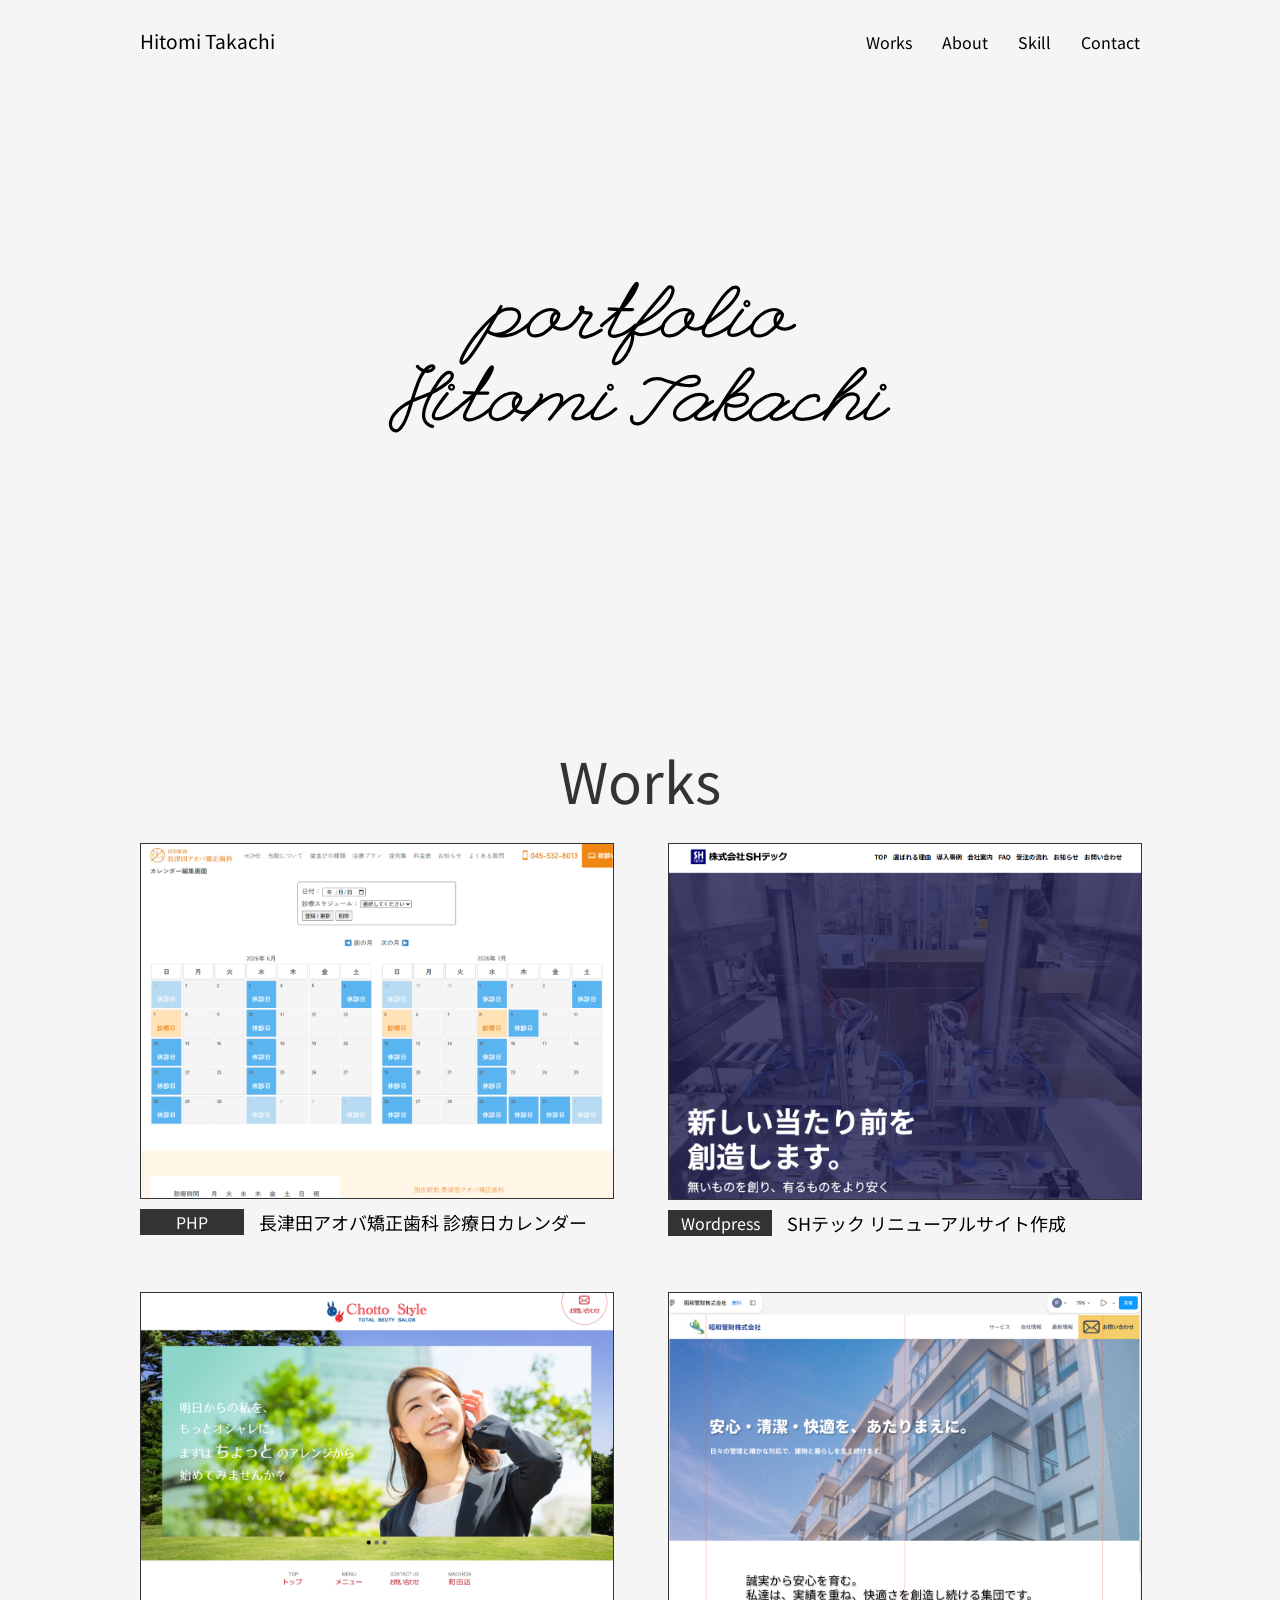
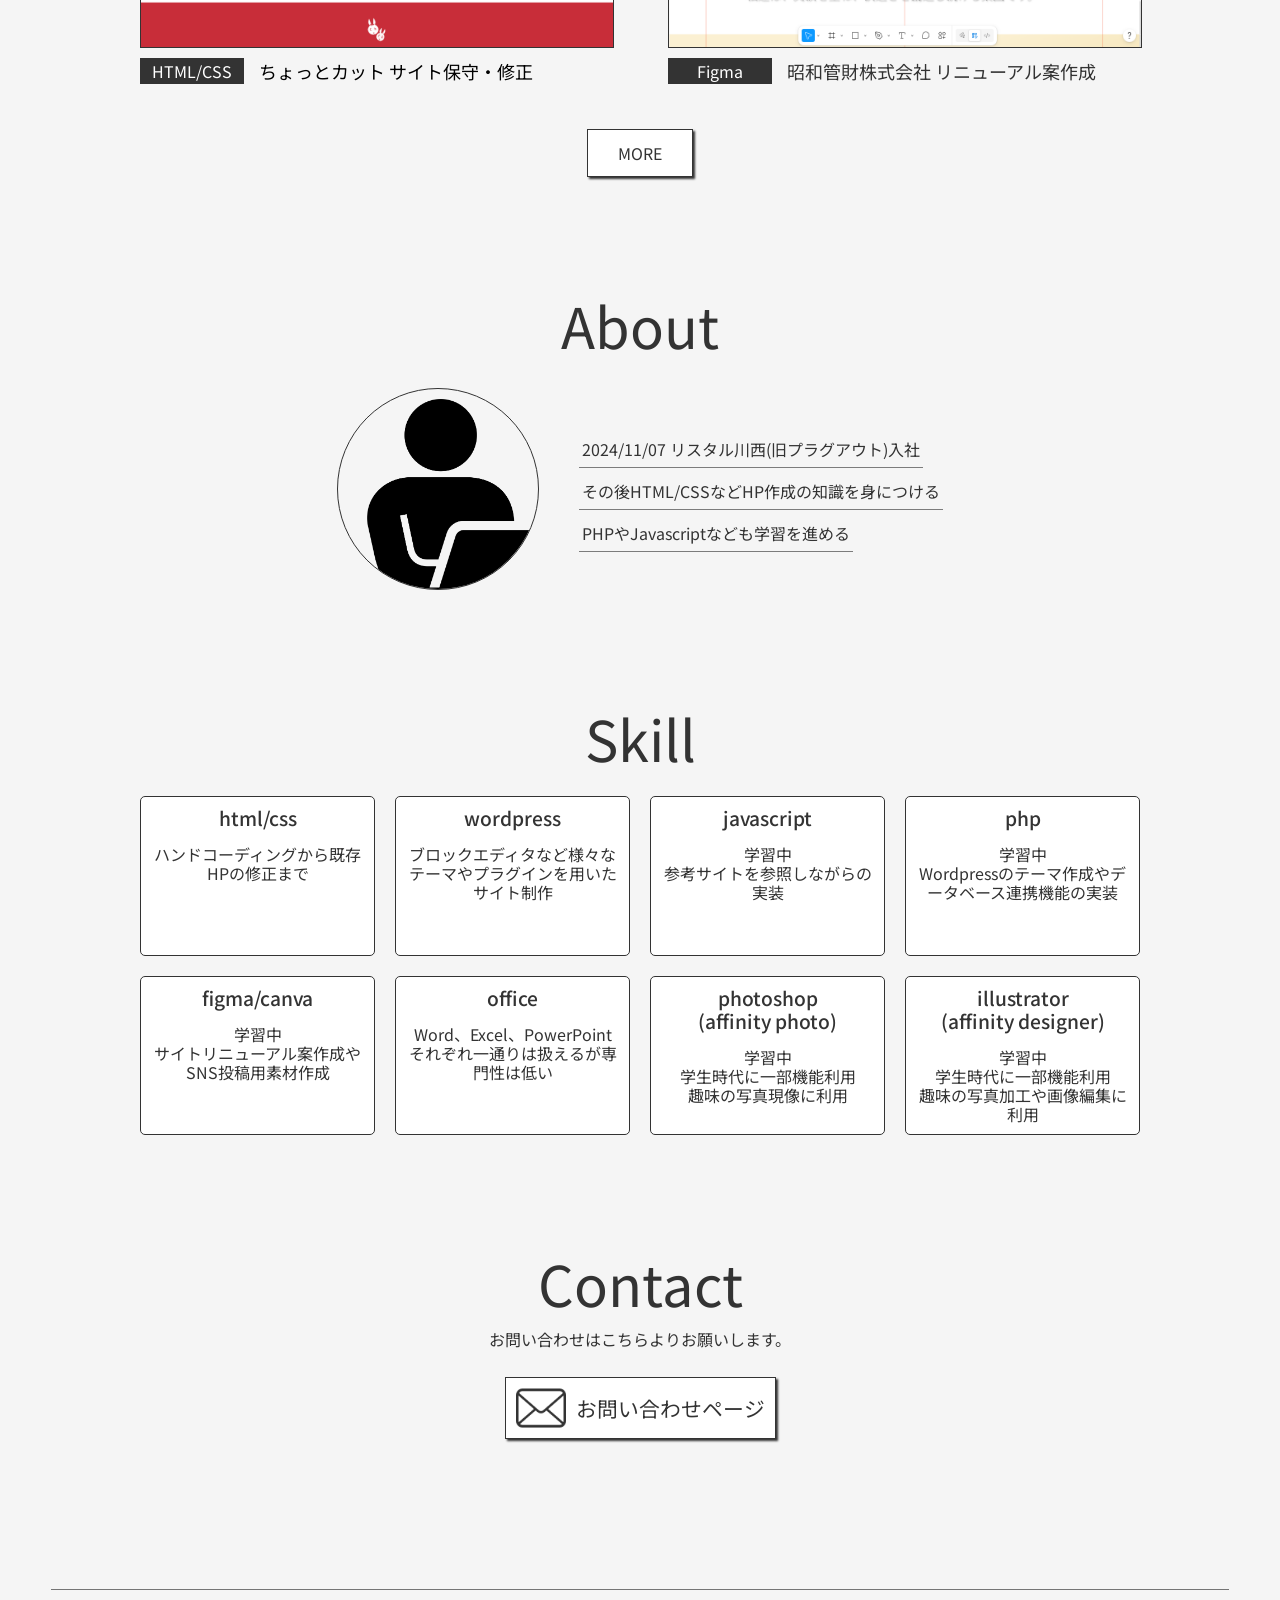
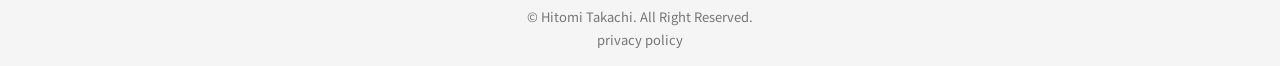
<file: index.html>
<!DOCTYPE html>
<html lang="ja">
<head>
  <meta http-equiv="Content-Type" content="text/html; charset=utf-8">
  <meta name="viewport" content="initial-scale=1.0, width=device-width, user-scalable=0">
  <meta name="description" content="descriptionが入ります。">
  <title>Portfolio</title>

  <link rel="shortcut icon" href="./img/cat.png">

  <link href="https://fonts.googleapis.com/css2?family=Noto+Sans+JP:wght@100..900&display=swap" rel="stylesheet">

  <link rel="stylesheet" type="text/css" href="./common/css/reset.css">
  <link rel="stylesheet" type="text/css" href="./common/css/common.css">
  <link rel="stylesheet" type="text/css" href="./common/css/top.css">
  <script src="./common/top.js"></script>
</head>

<body>

<header>
  <div>
    <h1>
      <a href="./index.html">Hitomi Takachi</a>
    </h1>
    <div id="nav-toggle">
      <span></span>
      <span></span>
      <span></span>
    </div>
    <nav>
      <ul>
        <li><a href="./works.html">Works</a></li>
        <li><a href="#about">About</a></li>
        <li><a href="#skill">Skill</a></li>
        <li><a href="#contact">Contact</a></li>
      </ul>
    </nav>
  </div>
  <div class="sp-nav">
    <ul>
      <li><a href="./works.html">Works</a></li>
      <li><a href="#about">About</a></li>
      <li><a href="#skill">Skill</a></li>
      <li><a href="#contact">Contact</a></li>
    </ul>
  </div>
</header>

<main>
  <section class="top">
    <svg id="name-svg" viewBox="0 0 425 126" fill="none">
      <path d="M407.292 115.833C406.819 115.833 406.347 115.806 405.875 115.75C405.403 115.694 404.986 115.569 404.625 115.375C404.236 115.153 403.931 114.847 403.708 114.458C403.486 114.069 403.375 113.556 403.375 112.917C403.375 112.083 403.569 111.194 403.958 110.25C404.319 109.278 404.792 108.306 405.375 107.333C405.931 106.361 406.528 105.417 407.167 104.5C407.806 103.583 408.389 102.75 408.917 102C409.667 100.917 410.403 99.8889 411.125 98.9167C411.875 97.9444 412.542 97.0833 413.125 96.3333C413.736 95.5833 414.222 94.9861 414.583 94.5417C414.972 94.0972 415.167 93.875 415.167 93.875C415.194 93.7917 415.292 93.75 415.458 93.75C415.708 93.75 415.833 93.875 415.833 94.125C415.833 94.1806 415.806 94.2639 415.75 94.375C415.75 94.375 415.556 94.5972 415.167 95.0417C414.806 95.4861 414.319 96.0833 413.708 96.8333C413.125 97.5556 412.458 98.4028 411.708 99.375C410.986 100.347 410.25 101.361 409.5 102.417C409 103.111 408.444 103.903 407.833 104.792C407.222 105.681 406.639 106.597 406.083 107.542C405.528 108.486 405.069 109.431 404.708 110.375C404.319 111.292 404.125 112.139 404.125 112.917C404.125 113.417 404.222 113.819 404.417 114.125C404.611 114.403 404.861 114.611 405.167 114.75C405.472 114.889 405.806 114.986 406.167 115.042C406.556 115.069 406.931 115.083 407.292 115.083C408.486 115.083 409.792 114.847 411.208 114.375C412.625 113.875 414.042 113.236 415.458 112.458C416.903 111.653 418.319 110.75 419.708 109.75C421.125 108.75 422.431 107.722 423.625 106.667C423.736 106.611 423.819 106.583 423.875 106.583C424.125 106.583 424.25 106.708 424.25 106.958C424.25 107.069 424.208 107.167 424.125 107.25C422.875 108.306 421.556 109.347 420.167 110.375C418.806 111.403 417.403 112.319 415.958 113.125C414.514 113.931 413.056 114.583 411.583 115.083C410.139 115.583 408.708 115.833 407.292 115.833ZM421.208 88.5417C421.208 89.0972 421.014 89.5833 420.625 90C420.236 90.3889 419.764 90.5833 419.208 90.5833C418.653 90.5833 418.167 90.3889 417.75 90C417.361 89.5833 417.167 89.0972 417.167 88.5417C417.167 87.9861 417.361 87.5139 417.75 87.125C418.167 86.7361 418.653 86.5417 419.208 86.5417C419.764 86.5417 420.236 86.7361 420.625 87.125C421.014 87.5139 421.208 87.9861 421.208 88.5417Z" fill="black"/>
      <path d="M368.542 115.833C369.542 113.194 370.889 110.389 372.583 107.417C374.278 104.444 376.292 101.222 378.625 97.75L378.833 97.4583C379.889 95.9306 381.069 94.3056 382.375 92.5833C383.708 90.8611 385.069 89.1389 386.458 87.4167C387.875 85.6667 389.278 83.9861 390.667 82.375C392.083 80.7361 393.403 79.2639 394.625 77.9583C395.847 76.6528 396.944 75.5556 397.917 74.6667C398.889 73.7778 399.639 73.1944 400.167 72.9167C400.722 72.6389 401.292 72.5 401.875 72.5C402.653 72.5 403.278 72.7778 403.75 73.3333C404.25 73.8611 404.5 74.5278 404.5 75.3333C404.5 75.7222 404.444 76.0833 404.333 76.4167C404.25 76.75 404.153 77.0555 404.042 77.3333C403.931 77.5833 403.819 77.7917 403.708 77.9583C403.597 78.125 403.542 78.2083 403.542 78.2083C401.236 81.2917 397.125 85.1111 391.208 89.6667C390.042 90.5556 388.875 91.4167 387.708 92.25C386.569 93.0833 385.486 93.8611 384.458 94.5833C383.431 95.2778 382.472 95.9167 381.583 96.5C380.722 97.0833 379.986 97.5833 379.375 98C377.847 100.222 376.333 102.556 374.833 105C373.333 107.444 371.986 109.917 370.792 112.417C372.042 110.667 373.389 108.903 374.833 107.125C376.306 105.319 377.764 103.639 379.208 102.083C380.681 100.5 382.125 99.1111 383.542 97.9167C384.958 96.6944 386.25 95.7917 387.417 95.2083C387.417 95.2083 387.583 95.1389 387.917 95C388.278 94.8333 388.722 94.6667 389.25 94.5C389.778 94.3333 390.375 94.1806 391.042 94.0417C391.708 93.9028 392.375 93.8333 393.042 93.8333C393.792 93.8333 394.5 93.9444 395.167 94.1667C395.833 94.3611 396.403 94.6528 396.875 95.0417C397.375 95.4306 397.764 95.9028 398.042 96.4583C398.347 97.0139 398.5 97.6389 398.5 98.3333C398.5 99.25 398.292 100.167 397.875 101.083C397.486 101.972 397.028 102.792 396.5 103.542C396 104.292 395.514 104.931 395.042 105.458C394.569 105.958 394.278 106.264 394.167 106.375C393.861 106.681 393.556 107 393.25 107.333C392.972 107.639 392.667 107.986 392.333 108.375C392 108.764 391.667 109.181 391.333 109.625C390.361 110.847 389.722 111.806 389.417 112.5C389.111 113.167 388.958 113.667 388.958 114C388.958 114.028 388.944 114.097 388.917 114.208C388.917 114.319 388.958 114.431 389.042 114.542C389.153 114.653 389.333 114.764 389.583 114.875C389.833 114.958 390.222 115 390.75 115C391.611 115 392.514 114.847 393.458 114.542C394.431 114.236 395.5 113.75 396.667 113.083C397.861 112.389 399.208 111.486 400.708 110.375C402.208 109.236 403.931 107.847 405.875 106.208C405.986 106.153 406.069 106.125 406.125 106.125C406.375 106.125 406.5 106.25 406.5 106.5C406.5 106.667 406.458 106.764 406.375 106.792C404.819 108.097 403.319 109.306 401.875 110.417C400.458 111.5 399.097 112.444 397.792 113.25C396.486 114.028 395.236 114.639 394.042 115.083C392.847 115.528 391.708 115.75 390.625 115.75C389.875 115.75 389.278 115.625 388.833 115.375C388.417 115.097 388.208 114.639 388.208 114C388.208 112.889 389.056 111.278 390.75 109.167C391.361 108.389 392.069 107.583 392.875 106.75C393.681 105.917 394.444 105.056 395.167 104.167C395.889 103.278 396.5 102.361 397 101.417C397.5 100.444 397.75 99.4444 397.75 98.4167C397.75 97.7778 397.611 97.2222 397.333 96.75C397.056 96.25 396.694 95.8472 396.25 95.5417C395.833 95.2083 395.333 94.9722 394.75 94.8333C394.194 94.6667 393.625 94.5833 393.042 94.5833C392.375 94.5833 391.722 94.6528 391.083 94.7917C390.472 94.9028 389.917 95.0417 389.417 95.2083C388.917 95.375 388.514 95.5278 388.208 95.6667C387.903 95.8056 387.75 95.875 387.75 95.875C386.028 96.7361 384.111 98.1528 382 100.125C379.917 102.097 377.694 104.583 375.333 107.583C374.444 108.722 373.625 109.806 372.875 110.833C372.125 111.861 371.486 112.778 370.958 113.583C370.403 114.361 369.972 114.986 369.667 115.458C369.361 115.931 369.208 116.167 369.208 116.167L368.542 115.833ZM401.875 73.2083C401.653 73.2083 401.444 73.2361 401.25 73.2917C401.056 73.3472 400.806 73.4444 400.5 73.5833C400.028 73.8055 399.139 74.5417 397.833 75.7917C396.528 77.0417 394.958 78.6805 393.125 80.7083C391.292 82.7083 389.278 85.0417 387.083 87.7083C384.917 90.375 382.75 93.25 380.583 96.3333C381.528 95.6944 382.625 94.9444 383.875 94.0833C385.125 93.2222 386.444 92.2778 387.833 91.25C389.222 90.2222 390.639 89.1389 392.083 88C393.556 86.8611 394.958 85.7083 396.292 84.5417C397.653 83.375 398.903 82.2222 400.042 81.0833C401.181 79.9167 402.139 78.8056 402.917 77.75C402.944 77.7222 403.083 77.4722 403.333 77C403.611 76.5278 403.75 75.9722 403.75 75.3333C403.75 75.1667 403.722 74.9583 403.667 74.7083C403.639 74.4583 403.556 74.2222 403.417 74C403.278 73.7778 403.083 73.5972 402.833 73.4583C402.611 73.2917 402.292 73.2083 401.875 73.2083Z" fill="black"/>
      <path d="M350.646 116.208C348.09 116.208 346.132 115.778 344.771 114.917C343.437 114.028 342.771 112.792 342.771 111.208C342.771 109.819 343.229 108.306 344.146 106.667C345.09 105 346.285 103.403 347.729 101.875C349.201 100.347 350.812 99.0139 352.562 97.875C354.34 96.7083 356.062 95.9306 357.729 95.5417C358.34 95.4028 358.91 95.3056 359.437 95.25C359.965 95.1667 360.451 95.125 360.896 95.125C362.146 95.125 363.09 95.4167 363.729 96C364.368 96.5833 364.687 97.3194 364.687 98.2083C364.687 98.6806 364.604 99.1528 364.437 99.625C364.299 100.097 364.118 100.333 363.896 100.333C363.646 100.333 363.521 100.222 363.521 100C363.521 99.8056 363.59 99.5556 363.729 99.25C363.868 98.9444 363.937 98.6111 363.937 98.25C363.937 97.5278 363.674 96.9583 363.146 96.5417C362.646 96.0972 361.868 95.875 360.812 95.875C359.84 95.875 358.799 96.0417 357.687 96.375C356.576 96.6806 355.451 97.1389 354.312 97.75C353.174 98.3333 352.035 99.0694 350.896 99.9583C349.785 100.819 348.729 101.806 347.729 102.917C346.396 104.417 345.368 105.889 344.646 107.333C343.924 108.778 343.562 110.069 343.562 111.208C343.562 112.153 343.812 112.917 344.312 113.5C344.84 114.056 345.465 114.486 346.187 114.792C346.937 115.069 347.715 115.25 348.521 115.333C349.354 115.417 350.076 115.458 350.687 115.458C351.076 115.458 351.396 115.458 351.646 115.458C351.896 115.431 352.035 115.417 352.062 115.417C352.062 115.417 352.229 115.403 352.562 115.375C352.924 115.347 353.396 115.292 353.979 115.208C354.59 115.125 355.299 115.014 356.104 114.875C356.91 114.736 357.785 114.542 358.729 114.292C359.618 114.069 360.618 113.764 361.729 113.375C362.84 112.958 364.007 112.458 365.229 111.875C366.451 111.264 367.715 110.542 369.021 109.708C370.326 108.875 371.632 107.917 372.937 106.833C373.049 106.778 373.132 106.75 373.187 106.75C373.437 106.75 373.562 106.875 373.562 107.125C373.562 107.292 373.521 107.389 373.437 107.417C371.299 109.167 368.993 110.708 366.521 112.042C364.076 113.375 361.535 114.375 358.896 115.042C357.007 115.514 355.437 115.819 354.187 115.958C352.937 116.097 352.243 116.167 352.104 116.167C352.049 116.167 351.882 116.167 351.604 116.167C351.354 116.194 351.035 116.208 350.646 116.208Z" fill="black"/>
      <path d="M344.708 106.625C344.764 106.736 344.792 106.833 344.792 106.917C344.792 106.972 344.764 107.056 344.708 107.167C343.708 108.083 342.542 109.069 341.208 110.125C339.903 111.181 338.514 112.167 337.042 113.083C335.597 113.972 334.111 114.722 332.583 115.333C331.056 115.917 329.569 116.208 328.125 116.208C327.708 116.208 327.236 116.167 326.708 116.083C326.208 116.028 325.722 115.903 325.25 115.708C324.806 115.486 324.431 115.194 324.125 114.833C323.819 114.472 323.667 114.014 323.667 113.458C323.667 112.625 324.167 111.597 325.167 110.375C322.722 112.347 320.444 113.903 318.333 115.042C316.25 116.181 314.333 116.75 312.583 116.75C311.694 116.75 310.833 116.611 310 116.333C309.194 116.056 308.472 115.653 307.833 115.125C307.222 114.597 306.736 113.958 306.375 113.208C306.014 112.458 305.833 111.597 305.833 110.625C305.833 107.819 307.806 104.736 311.75 101.375C314.417 99.125 317.111 97.3889 319.833 96.1667C322.583 94.9167 325.181 94.2917 327.625 94.2917C328.792 94.2917 329.847 94.4306 330.792 94.7083C330.847 94.7083 331.056 94.7778 331.417 94.9167C331.806 95.0556 332.208 95.2917 332.625 95.625C333.069 95.9306 333.458 96.3472 333.792 96.875C334.153 97.375 334.333 98.0139 334.333 98.7917C334.333 100.708 333.111 102.944 330.667 105.5C331.667 104.833 332.625 104.194 333.542 103.583C334.486 102.944 335.306 102.389 336 101.917C336.722 101.444 337.306 101.069 337.75 100.792C338.194 100.514 338.444 100.375 338.5 100.375C338.528 100.347 338.583 100.333 338.667 100.333C338.917 100.333 339.042 100.458 339.042 100.708C339.042 100.792 338.889 100.931 338.583 101.125C338.306 101.292 337.847 101.569 337.208 101.958C336.597 102.319 335.806 102.819 334.833 103.458C333.889 104.097 332.764 104.889 331.458 105.833C329.125 107.528 327.361 109.028 326.167 110.333C325 111.639 324.417 112.694 324.417 113.5C324.417 113.889 324.542 114.222 324.792 114.5C325.069 114.75 325.389 114.944 325.75 115.083C326.139 115.222 326.542 115.319 326.958 115.375C327.375 115.431 327.75 115.458 328.083 115.458C329.333 115.458 330.639 115.208 332 114.708C333.389 114.181 334.778 113.5 336.167 112.667C337.583 111.833 338.972 110.889 340.333 109.833C341.694 108.778 342.972 107.694 344.167 106.583C344.278 106.528 344.361 106.5 344.417 106.5C344.528 106.5 344.625 106.542 344.708 106.625ZM312.583 116C313.75 116 314.944 115.764 316.167 115.292C317.389 114.792 318.597 114.153 319.792 113.375C321.014 112.597 322.208 111.75 323.375 110.833C324.542 109.917 325.653 109.014 326.708 108.125C328.097 106.986 329.236 105.944 330.125 105C331.014 104.056 331.722 103.194 332.25 102.417C332.778 101.639 333.139 100.958 333.333 100.375C333.528 99.7639 333.625 99.2361 333.625 98.7917C333.625 98.1528 333.472 97.625 333.167 97.2083C332.861 96.7639 332.514 96.4167 332.125 96.1667C331.764 95.8889 331.417 95.6944 331.083 95.5833C330.778 95.4722 330.611 95.4167 330.583 95.4167C329.667 95.1667 328.681 95.0417 327.625 95.0417C325.264 95.0417 322.764 95.6528 320.125 96.875C317.486 98.0694 314.861 99.7639 312.25 101.958C308.472 105.153 306.583 108.042 306.583 110.625C306.583 111.458 306.75 112.208 307.083 112.875C307.389 113.542 307.806 114.111 308.333 114.583C308.889 115.028 309.528 115.375 310.25 115.625C311 115.875 311.778 116 312.583 116Z" fill="black"/>
      <path d="M275 116.208C275.361 115.181 275.944 113.861 276.75 112.25C277.556 110.611 278.569 108.736 279.792 106.625C281.014 104.486 282.431 102.125 284.042 99.5417C285.681 96.9306 287.528 94.1389 289.583 91.1667C291 89.1389 292.347 87.2361 293.625 85.4583C294.903 83.6528 296.028 82.0833 297 80.75C298 79.4167 298.792 78.3611 299.375 77.5833C299.986 76.8055 300.292 76.4028 300.292 76.375C300.347 76.3194 300.542 76.0972 300.875 75.7083C301.236 75.2917 301.681 74.8611 302.208 74.4167C302.736 73.9722 303.333 73.5694 304 73.2083C304.667 72.8472 305.347 72.6667 306.042 72.6667C306.347 72.6667 306.681 72.7361 307.042 72.875C307.403 73.0139 307.736 73.2083 308.042 73.4583C308.347 73.7083 308.597 74.0278 308.792 74.4167C308.986 74.7778 309.083 75.1806 309.083 75.625C309.083 76.5417 308.694 77.6667 307.917 79C307.167 80.3333 306.042 81.8333 304.542 83.5C303.736 84.3889 302.917 85.2639 302.083 86.125C301.25 86.9583 300.458 87.7222 299.708 88.4167C298.986 89.1111 298.361 89.6944 297.833 90.1667C297.306 90.6389 296.944 90.9583 296.75 91.125C296.25 91.5417 295.514 92.1528 294.542 92.9583C293.569 93.7639 292.403 94.6944 291.042 95.75C291.403 95.6111 291.889 95.4444 292.5 95.25C293.139 95.0556 293.819 94.8611 294.542 94.6667C295.292 94.4722 296.042 94.3194 296.792 94.2083C297.569 94.0694 298.25 94 298.833 94C299.722 94 300.5 94.1111 301.167 94.3333C301.833 94.5556 302.389 94.8611 302.833 95.25C303.278 95.6389 303.611 96.0972 303.833 96.625C304.056 97.125 304.167 97.6667 304.167 98.25C304.167 99.1389 303.889 100 303.333 100.833C302.778 101.667 302.028 102.403 301.083 103.042C300.167 103.653 299.083 104.153 297.833 104.542C296.583 104.903 295.264 105.083 293.875 105.083C292.958 105.083 292.097 105.028 291.292 104.917C290.514 104.778 289.806 104.625 289.167 104.458C288.528 104.292 287.972 104.125 287.5 103.958C287.056 103.792 286.708 103.653 286.458 103.542C286.319 104.014 286.139 104.736 285.917 105.708C285.722 106.681 285.625 107.792 285.625 109.042C285.625 109.986 285.736 110.875 285.958 111.708C286.181 112.514 286.514 113.222 286.958 113.833C287.431 114.417 288.028 114.889 288.75 115.25C289.5 115.583 290.403 115.75 291.458 115.75C292.292 115.75 293.194 115.639 294.167 115.417C295.139 115.194 296.236 114.778 297.458 114.167C298.708 113.528 300.083 112.667 301.583 111.583C303.111 110.472 304.833 109.042 306.75 107.292C306.833 107.208 306.917 107.167 307 107.167C307.25 107.167 307.375 107.292 307.375 107.542C307.375 107.653 307.333 107.75 307.25 107.833C305.417 109.5 303.75 110.889 302.25 112C300.75 113.111 299.361 114 298.083 114.667C296.806 115.333 295.611 115.792 294.5 116.042C293.417 116.319 292.375 116.458 291.375 116.458C289.292 116.458 287.681 115.819 286.542 114.542C285.431 113.264 284.875 111.389 284.875 108.917C284.875 108.222 284.917 107.514 285 106.792C285.111 106.069 285.222 105.431 285.333 104.875C285.472 104.292 285.597 103.819 285.708 103.458C285.819 103.097 285.875 102.917 285.875 102.917L286 102.542L286.417 102.708C286.417 102.708 286.625 102.792 287.042 102.958C287.458 103.125 288 103.319 288.667 103.542C289.361 103.736 290.139 103.917 291 104.083C291.889 104.25 292.819 104.333 293.792 104.333C294.986 104.333 296.153 104.181 297.292 103.875C298.458 103.569 299.486 103.153 300.375 102.625C301.292 102.069 302.028 101.431 302.583 100.708C303.139 99.9583 303.417 99.1389 303.417 98.25C303.417 97.1667 303 96.3194 302.167 95.7083C301.361 95.0694 300.25 94.75 298.833 94.75C297.917 94.75 296.986 94.8472 296.042 95.0417C295.097 95.2361 294.236 95.4583 293.458 95.7083C292.681 95.9306 292.028 96.1528 291.5 96.375C291 96.5694 290.75 96.6667 290.75 96.6667C289.639 97.1389 288.569 97.7778 287.542 98.5833C286.542 99.3611 285.583 100.236 284.667 101.208C283.778 102.153 282.958 103.167 282.208 104.25C281.458 105.306 280.792 106.333 280.208 107.333C279.681 108.222 279.208 109.069 278.792 109.875C278.347 110.653 277.958 111.403 277.625 112.125C277.264 112.847 276.931 113.569 276.625 114.292C276.292 114.986 275.986 115.708 275.708 116.458L275 116.208ZM306 73.4167C305.389 73.4167 304.778 73.5833 304.167 73.9167C303.583 74.25 303.056 74.625 302.583 75.0417C302.111 75.4583 301.708 75.8472 301.375 76.2083C301.069 76.5694 300.903 76.7778 300.875 76.8333C300.875 76.8333 300.639 77.1389 300.167 77.75C299.722 78.3611 299.111 79.2083 298.333 80.2917C297.556 81.3472 296.639 82.5972 295.583 84.0417C294.556 85.4583 293.458 87 292.292 88.6667C291.125 90.3056 289.931 92.0278 288.708 93.8333C287.486 95.6389 286.292 97.4306 285.125 99.2083C286.486 98.2361 287.75 97.3056 288.917 96.4167C290.111 95.5 291.181 94.6667 292.125 93.9167C293.097 93.1667 293.931 92.5 294.625 91.9167C295.319 91.3333 295.861 90.875 296.25 90.5417C296.5 90.3194 296.972 89.8889 297.667 89.25C298.361 88.6111 299.153 87.8611 300.042 87C300.958 86.1111 301.903 85.1528 302.875 84.125C303.847 83.0694 304.736 82.0278 305.542 81C306.347 79.9722 307.014 79 307.542 78.0833C308.069 77.1389 308.333 76.3333 308.333 75.6667C308.333 75.3056 308.25 74.9861 308.083 74.7083C307.944 74.4305 307.75 74.2083 307.5 74.0417C307.278 73.8472 307.028 73.6944 306.75 73.5833C306.472 73.4722 306.222 73.4167 306 73.4167Z" fill="black"/>
      <path d="M280.333 106.625C280.389 106.736 280.417 106.833 280.417 106.917C280.417 106.972 280.389 107.056 280.333 107.167C279.333 108.083 278.167 109.069 276.833 110.125C275.528 111.181 274.139 112.167 272.667 113.083C271.222 113.972 269.736 114.722 268.208 115.333C266.681 115.917 265.194 116.208 263.75 116.208C263.333 116.208 262.861 116.167 262.333 116.083C261.833 116.028 261.347 115.903 260.875 115.708C260.431 115.486 260.056 115.194 259.75 114.833C259.444 114.472 259.292 114.014 259.292 113.458C259.292 112.625 259.792 111.597 260.792 110.375C258.347 112.347 256.069 113.903 253.958 115.042C251.875 116.181 249.958 116.75 248.208 116.75C247.319 116.75 246.458 116.611 245.625 116.333C244.819 116.056 244.097 115.653 243.458 115.125C242.847 114.597 242.361 113.958 242 113.208C241.639 112.458 241.458 111.597 241.458 110.625C241.458 107.819 243.431 104.736 247.375 101.375C250.042 99.125 252.736 97.3889 255.458 96.1667C258.208 94.9167 260.806 94.2917 263.25 94.2917C264.417 94.2917 265.472 94.4306 266.417 94.7083C266.472 94.7083 266.681 94.7778 267.042 94.9167C267.431 95.0556 267.833 95.2917 268.25 95.625C268.694 95.9306 269.083 96.3472 269.417 96.875C269.778 97.375 269.958 98.0139 269.958 98.7917C269.958 100.708 268.736 102.944 266.292 105.5C267.292 104.833 268.25 104.194 269.167 103.583C270.111 102.944 270.931 102.389 271.625 101.917C272.347 101.444 272.931 101.069 273.375 100.792C273.819 100.514 274.069 100.375 274.125 100.375C274.153 100.347 274.208 100.333 274.292 100.333C274.542 100.333 274.667 100.458 274.667 100.708C274.667 100.792 274.514 100.931 274.208 101.125C273.931 101.292 273.472 101.569 272.833 101.958C272.222 102.319 271.431 102.819 270.458 103.458C269.514 104.097 268.389 104.889 267.083 105.833C264.75 107.528 262.986 109.028 261.792 110.333C260.625 111.639 260.042 112.694 260.042 113.5C260.042 113.889 260.167 114.222 260.417 114.5C260.694 114.75 261.014 114.944 261.375 115.083C261.764 115.222 262.167 115.319 262.583 115.375C263 115.431 263.375 115.458 263.708 115.458C264.958 115.458 266.264 115.208 267.625 114.708C269.014 114.181 270.403 113.5 271.792 112.667C273.208 111.833 274.597 110.889 275.958 109.833C277.319 108.778 278.597 107.694 279.792 106.583C279.903 106.528 279.986 106.5 280.042 106.5C280.153 106.5 280.25 106.542 280.333 106.625ZM248.208 116C249.375 116 250.569 115.764 251.792 115.292C253.014 114.792 254.222 114.153 255.417 113.375C256.639 112.597 257.833 111.75 259 110.833C260.167 109.917 261.278 109.014 262.333 108.125C263.722 106.986 264.861 105.944 265.75 105C266.639 104.056 267.347 103.194 267.875 102.417C268.403 101.639 268.764 100.958 268.958 100.375C269.153 99.7639 269.25 99.2361 269.25 98.7917C269.25 98.1528 269.097 97.625 268.792 97.2083C268.486 96.7639 268.139 96.4167 267.75 96.1667C267.389 95.8889 267.042 95.6944 266.708 95.5833C266.403 95.4722 266.236 95.4167 266.208 95.4167C265.292 95.1667 264.306 95.0417 263.25 95.0417C260.889 95.0417 258.389 95.6528 255.75 96.875C253.111 98.0694 250.486 99.7639 247.875 101.958C244.097 105.153 242.208 108.042 242.208 110.625C242.208 111.458 242.375 112.208 242.708 112.875C243.014 113.542 243.431 114.111 243.958 114.583C244.514 115.028 245.153 115.375 245.875 115.625C246.625 115.875 247.403 116 248.208 116Z" fill="black"/>
      <path d="M206.062 118.583C205.312 117.75 204.938 116.681 204.938 115.375C204.938 115.236 204.951 115.056 204.979 114.833C204.979 114.583 205.007 114.347 205.062 114.125C205.09 113.903 205.146 113.708 205.229 113.542C205.285 113.375 205.382 113.292 205.521 113.292C205.771 113.292 205.896 113.417 205.896 113.667C205.896 113.972 205.868 114.278 205.812 114.583C205.729 114.861 205.688 115.125 205.688 115.375C205.688 116.181 205.84 116.833 206.146 117.333C206.424 117.861 206.785 118.264 207.229 118.542C207.674 118.847 208.174 119.056 208.729 119.167C209.285 119.306 209.826 119.375 210.354 119.375C211.187 119.347 211.965 119.194 212.688 118.917C213.438 118.667 214.132 118.333 214.771 117.917C215.41 117.5 216.021 117.028 216.604 116.5C217.187 115.972 217.743 115.431 218.271 114.875C219.215 113.875 220.229 112.667 221.312 111.25C222.424 109.806 223.604 108.25 224.854 106.583C226.104 104.889 227.41 103.125 228.771 101.292C230.132 99.4306 231.535 97.5833 232.979 95.75C234.451 93.9167 235.951 92.1528 237.479 90.4583C239.035 88.7361 240.604 87.1667 242.187 85.75C240.826 85.3889 239.368 84.9722 237.812 84.5C236.257 84 234.576 83.4167 232.771 82.75C231.687 82.3611 230.646 82.0833 229.646 81.9167C228.674 81.75 227.743 81.6667 226.854 81.6667C225.271 81.6667 223.854 81.875 222.604 82.2917C221.382 82.6806 220.326 83.125 219.438 83.625C218.576 84.125 217.91 84.5972 217.438 85.0417C216.965 85.4583 216.687 85.6806 216.604 85.7083C216.521 85.7917 216.424 85.8333 216.312 85.8333C216.09 85.8333 215.979 85.7222 215.979 85.5C215.979 85.3611 216.007 85.2639 216.062 85.2083C216.868 84.4306 217.812 83.7222 218.896 83.0833C219.812 82.5278 220.937 82.0278 222.271 81.5833C223.604 81.1389 225.132 80.9167 226.854 80.9167C227.799 80.9167 228.771 81 229.771 81.1667C230.799 81.3333 231.882 81.625 233.021 82.0417C234.937 82.7361 236.701 83.3333 238.312 83.8333C239.951 84.3333 241.479 84.7639 242.896 85.125C245.062 83.3472 247.326 81.875 249.687 80.7083C252.049 79.5417 254.563 78.9583 257.229 78.9583C257.868 78.9583 258.535 79 259.229 79.0833C259.951 79.1667 260.604 79.3333 261.187 79.5833C261.799 79.8333 262.299 80.1944 262.687 80.6667C263.076 81.1111 263.271 81.7222 263.271 82.5C263.271 83.5556 262.951 84.4167 262.312 85.0833C261.674 85.75 260.882 86.2639 259.937 86.625C259.021 86.9861 258.035 87.2361 256.979 87.375C255.924 87.4861 254.993 87.5417 254.187 87.5417C253.076 87.5417 251.618 87.4444 249.812 87.25C248.007 87.0556 245.757 86.625 243.062 85.9583C240.951 87.875 238.882 90.0417 236.854 92.4583C234.826 94.8472 232.868 97.2778 230.979 99.75C229.118 102.194 227.34 104.583 225.646 106.917C223.979 109.222 222.437 111.222 221.021 112.917C220.326 113.75 219.59 114.597 218.812 115.458C218.035 116.319 217.201 117.097 216.312 117.792C215.424 118.486 214.479 119.042 213.479 119.458C212.507 119.903 211.465 120.125 210.354 120.125C209.632 120.125 208.868 120.014 208.062 119.792C207.229 119.569 206.562 119.167 206.062 118.583ZM254.187 86.7917C256.021 86.7917 257.479 86.6389 258.562 86.3333C259.646 86.0278 260.479 85.6528 261.062 85.2083C261.646 84.7639 262.021 84.3056 262.187 83.8333C262.382 83.3333 262.479 82.9028 262.479 82.5417C262.479 81.875 262.299 81.3611 261.937 81C261.576 80.6111 261.118 80.3333 260.562 80.1667C260.035 79.9722 259.465 79.8472 258.854 79.7917C258.243 79.7361 257.701 79.7083 257.229 79.7083C254.59 79.7639 252.16 80.3333 249.937 81.4167C247.743 82.5 245.687 83.8194 243.771 85.375C246.299 85.9861 248.41 86.375 250.104 86.5417C251.799 86.7083 253.16 86.7917 254.187 86.7917Z" fill="black"/>
      <path d="M175.417 115.833C174.944 115.833 174.472 115.806 174 115.75C173.528 115.694 173.111 115.569 172.75 115.375C172.361 115.153 172.056 114.847 171.833 114.458C171.611 114.069 171.5 113.556 171.5 112.917C171.5 112.083 171.694 111.194 172.083 110.25C172.444 109.278 172.917 108.306 173.5 107.333C174.056 106.361 174.653 105.417 175.292 104.5C175.931 103.583 176.514 102.75 177.042 102C177.792 100.917 178.528 99.8889 179.25 98.9167C180 97.9444 180.667 97.0833 181.25 96.3333C181.861 95.5833 182.347 94.9861 182.708 94.5417C183.097 94.0972 183.292 93.875 183.292 93.875C183.319 93.7917 183.417 93.75 183.583 93.75C183.833 93.75 183.958 93.875 183.958 94.125C183.958 94.1806 183.931 94.2639 183.875 94.375C183.875 94.375 183.681 94.5972 183.292 95.0417C182.931 95.4861 182.444 96.0833 181.833 96.8333C181.25 97.5556 180.583 98.4028 179.833 99.375C179.111 100.347 178.375 101.361 177.625 102.417C177.125 103.111 176.569 103.903 175.958 104.792C175.347 105.681 174.764 106.597 174.208 107.542C173.653 108.486 173.194 109.431 172.833 110.375C172.444 111.292 172.25 112.139 172.25 112.917C172.25 113.417 172.347 113.819 172.542 114.125C172.736 114.403 172.986 114.611 173.292 114.75C173.597 114.889 173.931 114.986 174.292 115.042C174.681 115.069 175.056 115.083 175.417 115.083C176.611 115.083 177.917 114.847 179.333 114.375C180.75 113.875 182.167 113.236 183.583 112.458C185.028 111.653 186.444 110.75 187.833 109.75C189.25 108.75 190.556 107.722 191.75 106.667C191.861 106.611 191.944 106.583 192 106.583C192.25 106.583 192.375 106.708 192.375 106.958C192.375 107.069 192.333 107.167 192.25 107.25C191 108.306 189.681 109.347 188.292 110.375C186.931 111.403 185.528 112.319 184.083 113.125C182.639 113.931 181.181 114.583 179.708 115.083C178.264 115.583 176.833 115.833 175.417 115.833ZM189.333 88.5417C189.333 89.0972 189.139 89.5833 188.75 90C188.361 90.3889 187.889 90.5833 187.333 90.5833C186.778 90.5833 186.292 90.3889 185.875 90C185.486 89.5833 185.292 89.0972 185.292 88.5417C185.292 87.9861 185.486 87.5139 185.875 87.125C186.292 86.7361 186.778 86.5417 187.333 86.5417C187.889 86.5417 188.361 86.7361 188.75 87.125C189.139 87.5139 189.333 87.9861 189.333 88.5417Z" fill="black"/>
      <path d="M111.875 116.208C111.875 116.181 112.042 116 112.375 115.667C112.708 115.333 113.139 114.917 113.667 114.417C114.194 113.889 114.778 113.306 115.417 112.667C116.056 112 116.694 111.347 117.333 110.708C117.972 110.042 118.583 109.417 119.167 108.833C119.722 108.25 120.181 107.75 120.542 107.333C122.236 105.444 123.597 103.847 124.625 102.542C125.681 101.236 126.486 100.153 127.042 99.2917C127.625 98.4028 128.014 97.7083 128.208 97.2083C128.403 96.6806 128.5 96.2917 128.5 96.0417C128.5 95.7361 128.389 95.5556 128.167 95.5C127.944 95.4167 127.833 95.2639 127.833 95.0417C127.833 94.7917 127.944 94.6667 128.167 94.6667C128.556 94.6667 128.833 94.8333 129 95.1667C129.167 95.5 129.25 95.8056 129.25 96.0833C129.25 96.8889 128.75 98.0833 127.75 99.6667C126.75 101.25 125.25 103.167 123.25 105.417C125.389 103.5 127.417 101.861 129.333 100.5C131.278 99.1111 133.069 97.9722 134.708 97.0833C136.347 96.1944 137.819 95.5417 139.125 95.125C140.458 94.6806 141.583 94.4583 142.5 94.4583C142.972 94.4583 143.444 94.5278 143.917 94.6667C144.389 94.7778 144.806 94.9861 145.167 95.2917C145.528 95.5694 145.819 95.9583 146.042 96.4583C146.264 96.9583 146.375 97.5694 146.375 98.2917C146.375 99.2361 146.153 100.319 145.708 101.542C145.264 102.764 144.611 104.111 143.75 105.583C147.222 102.111 150.319 99.4861 153.042 97.7083C155.764 95.9306 158.264 95.0417 160.542 95.0417C160.708 95.0417 160.861 95.0417 161 95.0417C161.167 95.0417 161.319 95.0556 161.458 95.0833C161.514 95.0833 161.694 95.125 162 95.2083C162.333 95.2639 162.667 95.4028 163 95.625C163.361 95.8194 163.681 96.1111 163.958 96.5C164.264 96.8889 164.417 97.4306 164.417 98.125C164.417 100.347 162.556 103.597 158.833 107.875C157.611 109.264 156.792 110.389 156.375 111.25C155.958 112.111 155.75 112.778 155.75 113.25C155.75 113.944 156.028 114.431 156.583 114.708C157.167 114.958 157.806 115.083 158.5 115.083C158.944 115.083 159.417 115.042 159.917 114.958C160.417 114.875 160.889 114.778 161.333 114.667C161.806 114.528 162.236 114.389 162.625 114.25C163.014 114.111 163.333 113.986 163.583 113.875C164.694 113.403 166.111 112.611 167.833 111.5C169.556 110.389 171.514 108.792 173.708 106.708C173.792 106.625 173.889 106.583 174 106.583C174.222 106.583 174.333 106.708 174.333 106.958C174.333 107.042 174.306 107.139 174.25 107.25C172 109.417 169.986 111.069 168.208 112.208C166.431 113.319 164.972 114.111 163.833 114.583C163.139 114.889 162.306 115.181 161.333 115.458C160.361 115.708 159.417 115.833 158.5 115.833C158.083 115.833 157.667 115.792 157.25 115.708C156.833 115.625 156.458 115.486 156.125 115.292C155.792 115.097 155.514 114.847 155.292 114.542C155.097 114.208 155 113.806 155 113.333C155 112.694 155.236 111.903 155.708 110.958C156.181 109.986 157.042 108.792 158.292 107.375C160.042 105.375 161.375 103.597 162.292 102.042C163.208 100.486 163.667 99.1944 163.667 98.1667C163.667 97.6389 163.542 97.2222 163.292 96.9167C163.069 96.5833 162.819 96.3333 162.542 96.1667C162.264 96 162 95.8889 161.75 95.8333C161.528 95.7778 161.403 95.75 161.375 95.75C161.236 95.7222 161.097 95.7083 160.958 95.7083C160.847 95.7083 160.722 95.7083 160.583 95.7083C158.222 95.7083 155.403 96.8611 152.125 99.1667C148.847 101.444 145.167 104.917 141.083 109.583C140.389 110.389 139.583 111.375 138.667 112.542C137.75 113.708 136.764 114.917 135.708 116.167L135.125 115.708C135.125 115.708 135.292 115.514 135.625 115.125C135.958 114.708 136.375 114.194 136.875 113.583C137.403 112.944 137.972 112.236 138.583 111.458C139.222 110.681 139.861 109.889 140.5 109.083C142.167 106.833 143.431 104.792 144.292 102.958C145.153 101.125 145.583 99.5694 145.583 98.2917C145.583 97.7361 145.5 97.2778 145.333 96.9167C145.167 96.5278 144.986 96.2222 144.792 96C144.597 95.7778 144.417 95.625 144.25 95.5417C144.083 95.4583 144 95.4167 144 95.4167C143.5 95.2778 143 95.2083 142.5 95.2083C141.333 95.2083 139.861 95.5833 138.083 96.3333C136.333 97.0833 134.375 98.1667 132.208 99.5833C130.042 100.972 127.708 102.681 125.208 104.708C122.708 106.736 120.153 109.042 117.542 111.625C116.819 112.347 116.153 113.028 115.542 113.667C114.931 114.278 114.403 114.806 113.958 115.25C113.486 115.694 113.111 116.042 112.833 116.292C112.556 116.569 112.417 116.708 112.417 116.708L111.875 116.208Z" fill="black"/>
      <path d="M90.9167 116.417C89.7778 116.361 88.8055 116.139 88 115.75C87.2222 115.361 86.5833 114.875 86.0833 114.292C85.6111 113.708 85.2639 113.069 85.0417 112.375C84.8194 111.653 84.7083 110.917 84.7083 110.167C84.7083 109.083 84.8889 108.056 85.25 107.083C85.6111 106.083 86.0556 105.153 86.5833 104.292C87.1389 103.403 87.7361 102.597 88.375 101.875C89.0139 101.125 89.625 100.472 90.2083 99.9167C92.5694 97.6389 94.9722 95.9444 97.4167 94.8333C99.8611 93.7222 102.069 93.1667 104.042 93.1667C105.097 93.1667 106 93.2917 106.75 93.5417C107.5 93.7917 108.125 94.0694 108.625 94.375C109.125 94.6528 109.486 94.9167 109.708 95.1667C109.958 95.4167 110.097 95.5556 110.125 95.5833C110.153 95.6389 110.167 95.7222 110.167 95.8333C110.167 95.9444 110.153 96.0139 110.125 96.0417C110.597 96.1528 110.944 96.4028 111.167 96.7917C111.389 97.1806 111.5 97.6111 111.5 98.0833C111.5 99.1389 111.097 100.431 110.292 101.958C109.486 103.486 108.208 105.208 106.458 107.125C107.347 108.042 108.347 108.722 109.458 109.167C110.569 109.583 111.75 109.792 113 109.792C114.389 109.792 115.792 109.528 117.208 109C118.625 108.472 119.972 107.708 121.25 106.708C121.306 106.653 121.375 106.625 121.458 106.625C121.736 106.625 121.875 106.764 121.875 107.042C121.875 107.181 121.833 107.264 121.75 107.292C120.389 108.347 118.972 109.153 117.5 109.708C116.028 110.264 114.542 110.542 113.042 110.542C111.681 110.542 110.375 110.319 109.125 109.875C107.903 109.403 106.847 108.681 105.958 107.708C104.764 109.042 103.528 110.25 102.25 111.333C101 112.389 99.7361 113.292 98.4583 114.042C97.1806 114.792 95.9306 115.375 94.7083 115.792C93.5139 116.208 92.3889 116.417 91.3333 116.417H90.9167ZM104.167 93.875C103.278 93.875 102.306 94 101.25 94.25C100.194 94.5 99.0972 94.875 97.9583 95.375C96.8472 95.875 95.5694 96.625 94.125 97.625C92.7083 98.625 91.3472 99.7917 90.0417 101.125C88.7639 102.458 87.6806 103.903 86.7917 105.458C85.9028 107.014 85.4583 108.583 85.4583 110.167C85.4583 110.833 85.5555 111.5 85.75 112.167C85.9444 112.833 86.2639 113.431 86.7083 113.958C87.1806 114.458 87.7917 114.875 88.5417 115.208C89.3194 115.514 90.2639 115.667 91.375 115.667C93.3472 115.667 95.5833 114.917 98.0833 113.417C100.583 111.917 103.069 109.792 105.542 107.042C105.181 106.486 104.917 105.861 104.75 105.167C104.611 104.444 104.542 103.708 104.542 102.958C104.542 102.042 104.653 101.167 104.875 100.333C105.125 99.4722 105.458 98.7222 105.875 98.0833C106.292 97.4167 106.806 96.9028 107.417 96.5417C108.028 96.1528 108.708 95.9583 109.458 95.9583C109.347 95.8194 109.153 95.6389 108.875 95.4167C108.625 95.1667 108.278 94.9306 107.833 94.7083C107.417 94.4861 106.903 94.2917 106.292 94.125C105.681 93.9583 104.972 93.875 104.167 93.875ZM109.458 96.7083C108.292 96.7361 107.306 97.3056 106.5 98.4167C105.694 99.5 105.292 101 105.292 102.917C105.292 103.556 105.347 104.181 105.458 104.792C105.569 105.375 105.764 105.931 106.042 106.458C107.458 104.792 108.597 103.236 109.458 101.792C110.319 100.347 110.75 99.1111 110.75 98.0833C110.75 97.6667 110.653 97.3333 110.458 97.0833C110.264 96.8333 109.931 96.7083 109.458 96.7083Z" fill="black"/>
      <path d="M56.5417 106.833C57.2917 106.167 58.0833 105.486 58.9167 104.792C59.7778 104.069 60.6389 103.347 61.5 102.625C62.3889 101.875 63.2639 101.153 64.125 100.458C64.9861 99.7361 65.8194 99.0556 66.625 98.4167C68.4861 96.8889 70.3472 95.3889 72.2083 93.9167C71.875 93.9167 71.3055 93.9028 70.5 93.875C69.7222 93.8472 68.8611 93.8056 67.9167 93.75C67 93.6944 66.0972 93.6389 65.2083 93.5833C64.3194 93.5278 63.625 93.4722 63.125 93.4167C62.875 93.3611 62.75 93.2222 62.75 93C62.75 92.7778 62.875 92.6667 63.125 92.6667C63.1805 92.6667 63.25 92.6667 63.3333 92.6667C63.4444 92.6667 63.6111 92.6806 63.8333 92.7083C66.8333 92.9583 69.75 93.125 72.5833 93.2083C74.4444 89.7083 76.1528 86.5833 77.7083 83.8333C79.2639 81.0833 80.625 78.7639 81.7917 76.875C82.9861 74.9583 83.9861 73.5 84.7917 72.5C85.5972 71.5 86.1944 71 86.5833 71C86.6944 71 86.8472 71.0417 87.0417 71.125C87.2639 71.2083 87.375 71.4583 87.375 71.875C87.375 72.2639 87.3056 72.7083 87.1667 73.2083C87.0278 73.6805 86.9167 74.0278 86.8333 74.25C86.0556 76.2778 85.0694 78.2639 83.875 80.2083C82.7083 82.1528 81.5 83.9722 80.25 85.6667C79 87.3333 77.8056 88.8333 76.6667 90.1667C75.5278 91.4722 74.625 92.5 73.9583 93.25C74.5417 93.25 75.1111 93.2639 75.6667 93.2917C76.25 93.2917 76.8194 93.2917 77.375 93.2917C79.3472 93.2917 81.2778 93.25 83.1667 93.1667C83.4167 93.1667 83.5417 93.2917 83.5417 93.5417C83.5417 93.7083 83.3056 93.8333 82.8333 93.9167C82.3611 93.9722 81.7917 94.0139 81.125 94.0417C80.4861 94.0417 79.8333 94.0417 79.1667 94.0417C78.5 94.0417 77.9722 94.0417 77.5833 94.0417C76.8611 94.0417 76.1389 94.0417 75.4167 94.0417C74.7222 94.0139 74.0139 93.9861 73.2917 93.9583C73.1528 94.0972 73.0417 94.2222 72.9583 94.3333C72.875 94.4167 72.7917 94.5 72.7083 94.5833C71.625 96.6389 70.5972 98.5972 69.625 100.458C68.6528 102.319 67.8056 103.958 67.0833 105.375C66.3611 106.792 65.7778 107.931 65.3333 108.792C64.9167 109.653 64.6944 110.097 64.6667 110.125C64.4722 110.486 64.3194 110.847 64.2083 111.208C64.0694 111.514 63.9583 111.861 63.875 112.25C63.7917 112.639 63.75 113.028 63.75 113.417C63.75 115.111 64.8194 115.958 66.9583 115.958C68.2083 115.958 69.4722 115.778 70.75 115.417C72.0555 115.028 73.3333 114.542 74.5833 113.958C75.8333 113.375 77.0278 112.722 78.1667 112C79.3056 111.278 80.3472 110.569 81.2917 109.875C82.2639 109.153 83.0972 108.5 83.7917 107.917C84.5139 107.306 85.0694 106.833 85.4583 106.5C85.5694 106.444 85.6528 106.417 85.7083 106.417C85.9583 106.417 86.0833 106.542 86.0833 106.792C86.0833 106.903 86.0417 107 85.9583 107.083C84.375 108.5 82.7222 109.806 81 111C79.3056 112.167 77.6389 113.181 76 114.042C74.3611 114.875 72.7639 115.528 71.2083 116C69.6806 116.472 68.2917 116.708 67.0417 116.708C65.6806 116.708 64.6667 116.403 64 115.792C63.3333 115.181 63 114.375 63 113.375C63 112.958 63.0417 112.542 63.125 112.125C63.2361 111.708 63.3472 111.333 63.4583 111C63.5972 110.667 63.7083 110.403 63.7917 110.208C63.9028 109.986 63.9722 109.847 64 109.792C64.0278 109.736 64.25 109.292 64.6667 108.458C65.1111 107.625 65.6944 106.542 66.4167 105.208C67.1389 103.847 67.9583 102.306 68.875 100.583C69.7917 98.8333 70.7361 97.0417 71.7083 95.2083C71.6806 95.2361 71.3333 95.5139 70.6667 96.0417C70.0278 96.5694 69.2083 97.2361 68.2083 98.0417C67.2083 98.8472 66.1111 99.7361 64.9167 100.708C63.7222 101.681 62.5833 102.625 61.5 103.542C60.4167 104.431 59.4583 105.236 58.625 105.958C57.8194 106.653 57.2917 107.139 57.0417 107.417C56.9306 107.528 56.8194 107.583 56.7083 107.583C56.5694 107.583 56.4722 107.542 56.4167 107.458C56.3611 107.375 56.3333 107.292 56.3333 107.208C56.3333 107.069 56.4028 106.944 56.5417 106.833ZM74.1667 91.875C74.8056 91.1528 75.6944 90.125 76.8333 88.7917C78 87.4583 79.1944 85.9444 80.4167 84.25C81.6389 82.5556 82.8056 80.75 83.9167 78.8333C85.0556 76.8889 85.9167 74.9444 86.5 73C86.5833 72.75 86.625 72.5417 86.625 72.375C86.6528 72.2083 86.6667 72.0694 86.6667 71.9583C86.6667 71.8194 86.6389 71.75 86.5833 71.75C86.2778 71.75 85.6944 72.375 84.8333 73.625C83.9722 74.875 82.9444 76.4861 81.75 78.4583C80.5833 80.4028 79.3333 82.5694 78 84.9583C76.6667 87.3194 75.3889 89.625 74.1667 91.875Z" fill="black"/>
      <path d="M40.4167 115.833C39.9444 115.833 39.4722 115.806 39 115.75C38.5278 115.694 38.1111 115.569 37.75 115.375C37.3611 115.153 37.0555 114.847 36.8333 114.458C36.6111 114.069 36.5 113.556 36.5 112.917C36.5 112.083 36.6944 111.194 37.0833 110.25C37.4444 109.278 37.9167 108.306 38.5 107.333C39.0555 106.361 39.6528 105.417 40.2917 104.5C40.9305 103.583 41.5139 102.75 42.0417 102C42.7917 100.917 43.5278 99.8889 44.25 98.9167C45 97.9444 45.6667 97.0833 46.25 96.3333C46.8611 95.5833 47.3472 94.9861 47.7083 94.5417C48.0972 94.0972 48.2917 93.875 48.2917 93.875C48.3194 93.7917 48.4167 93.75 48.5833 93.75C48.8333 93.75 48.9583 93.875 48.9583 94.125C48.9583 94.1806 48.9305 94.2639 48.875 94.375C48.875 94.375 48.6805 94.5972 48.2917 95.0417C47.9305 95.4861 47.4444 96.0833 46.8333 96.8333C46.25 97.5556 45.5833 98.4028 44.8333 99.375C44.1111 100.347 43.375 101.361 42.625 102.417C42.125 103.111 41.5694 103.903 40.9583 104.792C40.3472 105.681 39.7639 106.597 39.2083 107.542C38.6528 108.486 38.1944 109.431 37.8333 110.375C37.4444 111.292 37.25 112.139 37.25 112.917C37.25 113.417 37.3472 113.819 37.5417 114.125C37.7361 114.403 37.9861 114.611 38.2917 114.75C38.5972 114.889 38.9305 114.986 39.2917 115.042C39.6805 115.069 40.0555 115.083 40.4167 115.083C41.6111 115.083 42.9167 114.847 44.3333 114.375C45.75 113.875 47.1667 113.236 48.5833 112.458C50.0278 111.653 51.4444 110.75 52.8333 109.75C54.25 108.75 55.5555 107.722 56.75 106.667C56.8611 106.611 56.9444 106.583 57 106.583C57.25 106.583 57.375 106.708 57.375 106.958C57.375 107.069 57.3333 107.167 57.25 107.25C56 108.306 54.6805 109.347 53.2917 110.375C51.9305 111.403 50.5278 112.319 49.0833 113.125C47.6389 113.931 46.1805 114.583 44.7083 115.083C43.2639 115.583 41.8333 115.833 40.4167 115.833ZM54.3333 88.5417C54.3333 89.0972 54.1389 89.5833 53.75 90C53.3611 90.3889 52.8889 90.5833 52.3333 90.5833C51.7778 90.5833 51.2917 90.3889 50.875 90C50.4861 89.5833 50.2917 89.0972 50.2917 88.5417C50.2917 87.9861 50.4861 87.5139 50.875 87.125C51.2917 86.7361 51.7778 86.5417 52.3333 86.5417C52.8889 86.5417 53.3611 86.7361 53.75 87.125C54.1389 87.5139 54.3333 87.9861 54.3333 88.5417Z" fill="black"/>
      <path d="M1.33333 124.083C0.916667 123.556 0.597222 122.931 0.375 122.208C0.125 121.514 0 120.75 0 119.917C0 118.667 0.26389 117.319 0.791668 115.875C1.34722 114.403 2.25 112.833 3.5 111.167C5.30556 108.778 7.48611 106.681 10.0417 104.875C12.5972 103.042 15.3472 101.417 18.2917 100C19.0972 97.4722 19.8889 95 20.6667 92.5833C21.4444 90.1667 22.25 87.8889 23.0833 85.75C23.9167 83.5833 24.7778 81.5972 25.6667 79.7917C26.5556 77.9583 27.5 76.3611 28.5 75C27.6111 74.6667 26.7083 74.2083 25.7917 73.625C24.9028 73.0139 23.9861 72.1667 23.0417 71.0833C22.9583 71 22.9167 70.9167 22.9167 70.8333C22.9167 70.75 22.9583 70.6667 23.0417 70.5833C23.125 70.5 23.2083 70.4583 23.2917 70.4583C23.4028 70.4583 23.5 70.5 23.5833 70.5833C24.5556 71.7222 25.5 72.5833 26.4167 73.1667C27.3333 73.75 28.1944 74.1528 29 74.375C29.9167 73.1528 30.9583 72.1111 32.125 71.25C33.3194 70.3889 34.5278 69.9583 35.75 69.9583C36.3889 69.9583 36.8472 70.1528 37.125 70.5417C37.4306 70.9028 37.5833 71.2917 37.5833 71.7083C37.5833 72.3472 37.3472 72.875 36.875 73.2917C36.4306 73.7083 35.9583 74.0694 35.4583 74.375C35.4028 74.4028 35.2639 74.4861 35.0417 74.625C34.8194 74.7361 34.5278 74.8611 34.1667 75C33.8333 75.1111 33.4167 75.2222 32.9167 75.3333C32.4444 75.4167 31.9167 75.4583 31.3333 75.4583C30.6667 75.4583 29.9861 75.375 29.2917 75.2083C28.375 76.5972 27.4861 78.0972 26.625 79.7083C25.7639 81.3194 24.9306 83.1528 24.125 85.2083C23.2917 87.3472 22.4722 89.625 21.6667 92.0417C20.8611 94.4583 20.0417 96.9722 19.2083 99.5833C20.5417 98.9722 21.9028 98.4028 23.2917 97.875C24.6806 97.3194 26.0556 96.7778 27.4167 96.25C28.7778 95.7222 30.0972 95.2083 31.375 94.7083C32.6528 94.1806 33.8472 93.6389 34.9583 93.0833C35.7639 91.6389 36.6111 90.2222 37.5 88.8333C38.3889 87.4167 39.1944 86.1667 39.9167 85.0833C40.6389 84 41.2361 83.1389 41.7083 82.5C42.1806 81.8611 42.4028 81.5555 42.375 81.5833C42.4306 81.5278 42.6944 81.1944 43.1667 80.5833C43.6667 79.9444 44.2917 79.2639 45.0417 78.5417C45.7917 77.7917 46.6111 77.1111 47.5 76.5C48.4167 75.8889 49.3194 75.5833 50.2083 75.5833C51.125 75.5833 51.875 75.8889 52.4583 76.5C53.0694 77.1111 53.375 77.8472 53.375 78.7083C53.375 79.5694 53.1389 80.3611 52.6667 81.0833C52.2222 81.8055 51.7361 82.4444 51.2083 83C51.1528 83.0556 50.7778 83.4028 50.0833 84.0417C49.4167 84.6806 48.4167 85.5139 47.0833 86.5417C45.7778 87.5417 44.1528 88.6667 42.2083 89.9167C40.2917 91.1667 38.0556 92.4167 35.5 93.6667C34.6389 95.1667 33.8056 96.7222 33 98.3333C32.2222 99.9444 31.5278 101.556 30.9167 103.167C30.3056 104.75 29.8194 106.319 29.4583 107.875C29.0972 109.431 28.9167 110.889 28.9167 112.25C28.9167 113.722 29.1111 114.986 29.5 116.042C29.9167 117.097 30.4583 117.986 31.125 118.708C31.8194 119.431 32.6111 120.014 33.5 120.458C34.3889 120.931 35.3194 121.292 36.2917 121.542C36.4583 121.625 36.5417 121.75 36.5417 121.917C36.5417 122.167 36.4167 122.292 36.1667 122.292H36.0833C35 121.986 33.9722 121.569 33 121.042C32.0278 120.514 31.1806 119.847 30.4583 119.042C29.7639 118.236 29.2083 117.278 28.7917 116.167C28.375 115.056 28.1667 113.75 28.1667 112.25C28.1667 110.917 28.3333 109.5 28.6667 108C29.0278 106.5 29.4861 104.972 30.0417 103.417C30.625 101.861 31.2778 100.306 32 98.75C32.75 97.1944 33.5139 95.6806 34.2917 94.2083C33.1806 94.7639 32 95.2917 30.75 95.7917C29.5 96.2917 28.2083 96.7917 26.875 97.2917C25.5694 97.7917 24.2361 98.3194 22.875 98.875C21.5139 99.4028 20.1944 99.9583 18.9167 100.542C18.5 101.792 18.1389 102.958 17.8333 104.042C17.5278 105.125 17.1944 106.222 16.8333 107.333C16.5 108.444 16.1111 109.625 15.6667 110.875C15.25 112.097 14.7083 113.5 14.0417 115.083C13.5972 116.167 13.0556 117.333 12.4167 118.583C11.8056 119.861 11.125 121.042 10.375 122.125C9.625 123.236 8.80556 124.153 7.91667 124.875C7.02778 125.625 6.08333 126 5.08333 126C4.36111 126 3.66667 125.819 3 125.458C2.36111 125.125 1.80556 124.667 1.33333 124.083ZM4.125 111.625C2.90278 113.208 2.02778 114.694 1.5 116.083C1 117.5 0.75 118.778 0.75 119.917C0.75 120.75 0.875 121.5 1.125 122.167C1.375 122.833 1.69445 123.389 2.08333 123.833C2.5 124.306 2.97222 124.653 3.5 124.875C4.02778 125.125 4.56945 125.25 5.125 125.25C6.06945 125.25 7 124.792 7.91667 123.875C8.86111 122.986 9.75 121.847 10.5833 120.458C11.4444 119.069 12.2222 117.556 12.9167 115.917C13.6389 114.25 14.25 112.667 14.75 111.167C15.3333 109.417 15.875 107.708 16.375 106.042C16.9028 104.347 17.4444 102.667 18 101C15.1944 102.389 12.5972 103.958 10.2083 105.708C7.81945 107.431 5.79167 109.403 4.125 111.625ZM45.75 78.875C45 79.5972 44.3333 80.2917 43.75 80.9583C43.1945 81.625 42.6528 82.3333 42.125 83.0833C41.5972 83.8056 41.0556 84.6111 40.5 85.5C39.9445 86.3889 39.2917 87.4167 38.5417 88.5833C38.1528 89.1944 37.75 89.8194 37.3333 90.4583C36.9444 91.0972 36.5556 91.7778 36.1667 92.5C38.4722 91.3056 40.5 90.1389 42.25 89C44.0278 87.8333 45.5139 86.7917 46.7083 85.875C47.9306 84.9306 48.8611 84.1528 49.5 83.5417C50.1667 82.9306 50.5417 82.5833 50.625 82.5C51.125 81.9722 51.5833 81.3889 52 80.75C52.4167 80.1111 52.625 79.4305 52.625 78.7083C52.625 78.0694 52.375 77.5139 51.875 77.0417C51.375 76.5694 50.8194 76.3333 50.2083 76.3333C49.7639 76.3333 49.3333 76.4167 48.9167 76.5833C48.5 76.75 48.0972 76.9583 47.7083 77.2083C47.3472 77.4583 47 77.7361 46.6667 78.0417C46.3333 78.3472 46.0278 78.625 45.75 78.875ZM31.3333 74.7083C31.8889 74.7083 32.3889 74.6667 32.8333 74.5833C33.2778 74.5 33.6667 74.3889 34 74.25C34.3889 74.1111 34.7361 73.9444 35.0417 73.75C35.375 73.5556 35.75 73.2917 36.1667 72.9583C36.6111 72.625 36.8333 72.2222 36.8333 71.75C36.8333 71.2778 36.6944 70.9861 36.4167 70.875C36.1389 70.7639 35.8611 70.7083 35.5833 70.7083C35.0556 70.7083 34.5139 70.8472 33.9583 71.125C33.4028 71.375 32.875 71.6944 32.375 72.0833C31.875 72.4722 31.4028 72.8889 30.9583 73.3333C30.5139 73.7778 30.125 74.1944 29.7917 74.5833C30.3194 74.6667 30.8333 74.7083 31.3333 74.7083Z" fill="black"/>
      <path d="M313.354 45.4167C312.215 45.3611 311.243 45.1389 310.437 44.75C309.66 44.3611 309.021 43.875 308.521 43.2917C308.049 42.7083 307.701 42.0694 307.479 41.375C307.257 40.6528 307.146 39.9167 307.146 39.1667C307.146 38.0833 307.326 37.0556 307.687 36.0833C308.049 35.0833 308.493 34.1528 309.021 33.2917C309.576 32.4028 310.174 31.5972 310.812 30.875C311.451 30.125 312.062 29.4722 312.646 28.9167C315.007 26.6389 317.41 24.9444 319.854 23.8333C322.299 22.7222 324.507 22.1667 326.479 22.1667C327.535 22.1667 328.437 22.2917 329.187 22.5417C329.937 22.7917 330.562 23.0694 331.062 23.375C331.562 23.6528 331.924 23.9167 332.146 24.1667C332.396 24.4167 332.535 24.5556 332.562 24.5833C332.59 24.6389 332.604 24.7222 332.604 24.8333C332.604 24.9444 332.59 25.0139 332.562 25.0417C333.035 25.1528 333.382 25.4028 333.604 25.7917C333.826 26.1806 333.937 26.6111 333.937 27.0833C333.937 28.1389 333.535 29.4306 332.729 30.9583C331.924 32.4861 330.646 34.2083 328.896 36.125C329.785 37.0417 330.785 37.7222 331.896 38.1667C333.007 38.5833 334.187 38.7917 335.437 38.7917C336.826 38.7917 338.229 38.5278 339.646 38C341.062 37.4722 342.41 36.7083 343.687 35.7083C343.743 35.6528 343.812 35.625 343.896 35.625C344.174 35.625 344.312 35.7639 344.312 36.0417C344.312 36.1806 344.271 36.2639 344.187 36.2917C342.826 37.3472 341.41 38.1528 339.937 38.7083C338.465 39.2639 336.979 39.5417 335.479 39.5417C334.118 39.5417 332.812 39.3194 331.562 38.875C330.34 38.4028 329.285 37.6806 328.396 36.7083C327.201 38.0417 325.965 39.25 324.687 40.3333C323.437 41.3889 322.174 42.2917 320.896 43.0417C319.618 43.7917 318.368 44.375 317.146 44.7917C315.951 45.2083 314.826 45.4167 313.771 45.4167H313.354ZM326.604 22.875C325.715 22.875 324.743 23 323.687 23.25C322.632 23.5 321.535 23.875 320.396 24.375C319.285 24.875 318.007 25.625 316.562 26.625C315.146 27.625 313.785 28.7917 312.479 30.125C311.201 31.4583 310.118 32.9028 309.229 34.4583C308.34 36.0139 307.896 37.5833 307.896 39.1667C307.896 39.8333 307.993 40.5 308.187 41.1667C308.382 41.8333 308.701 42.4306 309.146 42.9583C309.618 43.4583 310.229 43.875 310.979 44.2083C311.757 44.5139 312.701 44.6667 313.812 44.6667C315.785 44.6667 318.021 43.9167 320.521 42.4167C323.021 40.9167 325.507 38.7917 327.979 36.0417C327.618 35.4861 327.354 34.8611 327.187 34.1667C327.049 33.4444 326.979 32.7083 326.979 31.9583C326.979 31.0417 327.09 30.1667 327.312 29.3333C327.562 28.4722 327.896 27.7222 328.312 27.0833C328.729 26.4167 329.243 25.9028 329.854 25.5417C330.465 25.1528 331.146 24.9583 331.896 24.9583C331.785 24.8194 331.59 24.6389 331.312 24.4167C331.062 24.1667 330.715 23.9306 330.271 23.7083C329.854 23.4861 329.34 23.2917 328.729 23.125C328.118 22.9583 327.41 22.875 326.604 22.875ZM331.896 25.7083C330.729 25.7361 329.743 26.3056 328.937 27.4167C328.132 28.5 327.729 30 327.729 31.9167C327.729 32.5556 327.785 33.1806 327.896 33.7917C328.007 34.375 328.201 34.9306 328.479 35.4583C329.896 33.7917 331.035 32.2361 331.896 30.7917C332.757 29.3472 333.187 28.1111 333.187 27.0833C333.187 26.6667 333.09 26.3333 332.896 26.0833C332.701 25.8333 332.368 25.7083 331.896 25.7083Z" fill="black"/>
      <path d="M291.479 44.8333C291.007 44.8333 290.535 44.8056 290.062 44.75C289.59 44.6944 289.174 44.5694 288.812 44.375C288.424 44.1528 288.118 43.8472 287.896 43.4583C287.674 43.0694 287.562 42.5556 287.562 41.9167C287.562 41.0833 287.757 40.1944 288.146 39.25C288.507 38.2778 288.979 37.3056 289.562 36.3333C290.118 35.3611 290.715 34.4167 291.354 33.5C291.993 32.5833 292.576 31.75 293.104 31C293.854 29.9167 294.59 28.8889 295.312 27.9167C296.062 26.9444 296.729 26.0833 297.312 25.3333C297.924 24.5833 298.41 23.9861 298.771 23.5417C299.16 23.0972 299.354 22.875 299.354 22.875C299.382 22.7917 299.479 22.75 299.646 22.75C299.896 22.75 300.021 22.875 300.021 23.125C300.021 23.1806 299.993 23.2639 299.938 23.375C299.938 23.375 299.743 23.5972 299.354 24.0417C298.993 24.4861 298.507 25.0833 297.896 25.8333C297.313 26.5556 296.646 27.4028 295.896 28.375C295.174 29.3472 294.438 30.3611 293.688 31.4167C293.188 32.1111 292.632 32.9028 292.021 33.7917C291.41 34.6806 290.826 35.5972 290.271 36.5417C289.715 37.4861 289.257 38.4306 288.896 39.375C288.507 40.2917 288.312 41.1389 288.312 41.9167C288.312 42.4167 288.41 42.8194 288.604 43.125C288.799 43.4028 289.049 43.6111 289.354 43.75C289.66 43.8889 289.993 43.9861 290.354 44.0417C290.743 44.0694 291.118 44.0833 291.479 44.0833C292.674 44.0833 293.979 43.8472 295.396 43.375C296.813 42.875 298.229 42.2361 299.646 41.4583C301.09 40.6528 302.507 39.75 303.896 38.75C305.313 37.75 306.618 36.7222 307.812 35.6667C307.924 35.6111 308.007 35.5833 308.062 35.5833C308.312 35.5833 308.438 35.7083 308.438 35.9583C308.438 36.0694 308.396 36.1667 308.312 36.25C307.062 37.3056 305.743 38.3472 304.354 39.375C302.993 40.4028 301.59 41.3194 300.146 42.125C298.701 42.9306 297.243 43.5833 295.771 44.0833C294.326 44.5833 292.896 44.8333 291.479 44.8333ZM305.396 17.5417C305.396 18.0972 305.201 18.5833 304.812 19C304.424 19.3889 303.951 19.5833 303.396 19.5833C302.84 19.5833 302.354 19.3889 301.938 19C301.549 18.5833 301.354 18.0972 301.354 17.5417C301.354 16.9861 301.549 16.5139 301.938 16.125C302.354 15.7361 302.84 15.5417 303.396 15.5417C303.951 15.5417 304.424 15.7361 304.812 16.125C305.201 16.5139 305.396 16.9861 305.396 17.5417Z" fill="black"/>
      <path d="M270.333 45.375C269.528 45.375 268.847 45.2639 268.292 45.0417C267.736 44.8194 267.292 44.5278 266.958 44.1667C266.597 43.7778 266.333 43.3472 266.167 42.875C266 42.375 265.917 41.875 265.917 41.375C265.917 40.7917 265.972 40.2917 266.083 39.875C266.194 39.4306 266.264 39.1806 266.292 39.125C266.819 37.6528 267.486 36.0972 268.292 34.4583C269.125 32.7917 270.014 31.1389 270.958 29.5C271.903 27.8333 272.861 26.2222 273.833 24.6667C274.833 23.0833 275.764 21.6389 276.625 20.3333C277.542 18.9167 278.417 17.6111 279.25 16.4167C280.111 15.2222 280.861 14.1944 281.5 13.3333C282.167 12.4444 282.694 11.75 283.083 11.25C283.472 10.7222 283.667 10.4583 283.667 10.4583C283.667 10.4306 283.931 10.1111 284.458 9.5C285.014 8.88889 285.694 8.20833 286.5 7.45833C287.306 6.68055 288.167 5.91666 289.083 5.16666C290.028 4.41666 290.903 3.875 291.708 3.54166C292.486 3.20833 293.181 3.04166 293.792 3.04166C294.708 3.04166 295.417 3.34722 295.917 3.95833C296.444 4.54167 296.708 5.26389 296.708 6.125C296.708 6.70833 296.597 7.34722 296.375 8.04166C296.153 8.73611 295.861 9.43055 295.5 10.125C295.167 10.8194 294.778 11.5 294.333 12.1667C293.917 12.8333 293.5 13.4583 293.083 14.0417C291.833 15.7639 290.514 17.375 289.125 18.875C287.764 20.3472 286.167 21.875 284.333 23.4583C282.5 25.0139 280.347 26.6944 277.875 28.5C275.431 30.2778 272.5 32.3333 269.083 34.6667C268.694 35.4722 268.319 36.2778 267.958 37.0833C267.625 37.8611 267.306 38.6389 267 39.4167C266.944 39.5833 266.889 39.7778 266.833 40C266.778 40.1944 266.736 40.4167 266.708 40.6667C266.681 40.8889 266.667 41.125 266.667 41.375C266.667 42.4861 267.042 43.3194 267.792 43.875C268.514 44.4028 269.417 44.6667 270.5 44.6667C271.361 44.6667 272.278 44.5139 273.25 44.2083C275 43.6806 276.597 43.125 278.042 42.5417C279.514 41.9583 280.903 41.3194 282.208 40.625C283.542 39.9028 284.833 39.125 286.083 38.2917C287.361 37.4306 288.681 36.4722 290.042 35.4167C290.153 35.3611 290.236 35.3333 290.292 35.3333C290.542 35.3333 290.667 35.4583 290.667 35.7083C290.667 35.875 290.625 35.9722 290.542 36C289.153 37.0556 287.806 38.0278 286.5 38.9167C285.222 39.7778 283.903 40.5694 282.542 41.2917C281.208 42.0139 279.792 42.6806 278.292 43.2917C276.819 43.9028 275.194 44.4583 273.417 44.9583C272.861 45.125 272.319 45.2361 271.792 45.2917C271.264 45.3472 270.778 45.375 270.333 45.375ZM284.25 10.9167C284.194 10.9722 283.931 11.3056 283.458 11.9167C282.986 12.5 282.375 13.3056 281.625 14.3333C280.903 15.3611 280.056 16.5833 279.083 18C278.111 19.3889 277.097 20.9028 276.042 22.5417C275.014 24.1806 273.958 25.9167 272.875 27.75C271.792 29.5556 270.764 31.4028 269.792 33.2917C271.958 31.7917 273.903 30.4306 275.625 29.2083C277.375 27.9583 278.944 26.7917 280.333 25.7083C281.75 24.5972 283.028 23.5556 284.167 22.5833C285.306 21.6111 286.347 20.6389 287.292 19.6667C288.264 18.6944 289.167 17.7222 290 16.75C290.861 15.75 291.694 14.6944 292.5 13.5833C293.639 12 294.5 10.5694 295.083 9.29166C295.667 8.01389 295.958 6.94444 295.958 6.08333C295.958 5.38889 295.75 4.83333 295.333 4.41666C294.944 4 294.417 3.79166 293.75 3.79166C293.111 3.79166 292.431 3.97222 291.708 4.33333C291.014 4.66667 290.319 5.09722 289.625 5.625C288.931 6.15278 288.264 6.72222 287.625 7.33333C286.986 7.94444 286.417 8.51389 285.917 9.04166C285.417 9.56944 285.014 10.0139 284.708 10.375C284.403 10.7361 284.25 10.9167 284.25 10.9167Z" fill="black"/>
      <path d="M237.354 45.4167C236.215 45.3611 235.243 45.1389 234.437 44.75C233.66 44.3611 233.021 43.875 232.521 43.2917C232.049 42.7083 231.701 42.0694 231.479 41.375C231.257 40.6528 231.146 39.9167 231.146 39.1667C231.146 38.0833 231.326 37.0556 231.687 36.0833C232.049 35.0833 232.493 34.1528 233.021 33.2917C233.576 32.4028 234.174 31.5972 234.812 30.875C235.451 30.125 236.062 29.4722 236.646 28.9167C239.007 26.6389 241.41 24.9444 243.854 23.8333C246.299 22.7222 248.507 22.1667 250.479 22.1667C251.535 22.1667 252.437 22.2917 253.187 22.5417C253.937 22.7917 254.562 23.0694 255.062 23.375C255.562 23.6528 255.924 23.9167 256.146 24.1667C256.396 24.4167 256.535 24.5556 256.562 24.5833C256.59 24.6389 256.604 24.7222 256.604 24.8333C256.604 24.9444 256.59 25.0139 256.562 25.0417C257.035 25.1528 257.382 25.4028 257.604 25.7917C257.826 26.1806 257.937 26.6111 257.937 27.0833C257.937 28.1389 257.535 29.4306 256.729 30.9583C255.924 32.4861 254.646 34.2083 252.896 36.125C253.785 37.0417 254.785 37.7222 255.896 38.1667C257.007 38.5833 258.187 38.7917 259.437 38.7917C260.826 38.7917 262.229 38.5278 263.646 38C265.062 37.4722 266.41 36.7083 267.687 35.7083C267.743 35.6528 267.812 35.625 267.896 35.625C268.174 35.625 268.312 35.7639 268.312 36.0417C268.312 36.1806 268.271 36.2639 268.187 36.2917C266.826 37.3472 265.41 38.1528 263.937 38.7083C262.465 39.2639 260.979 39.5417 259.479 39.5417C258.118 39.5417 256.812 39.3194 255.562 38.875C254.34 38.4028 253.285 37.6806 252.396 36.7083C251.201 38.0417 249.965 39.25 248.687 40.3333C247.437 41.3889 246.174 42.2917 244.896 43.0417C243.618 43.7917 242.368 44.375 241.146 44.7917C239.951 45.2083 238.826 45.4167 237.771 45.4167H237.354ZM250.604 22.875C249.715 22.875 248.743 23 247.687 23.25C246.632 23.5 245.535 23.875 244.396 24.375C243.285 24.875 242.007 25.625 240.562 26.625C239.146 27.625 237.785 28.7917 236.479 30.125C235.201 31.4583 234.118 32.9028 233.229 34.4583C232.34 36.0139 231.896 37.5833 231.896 39.1667C231.896 39.8333 231.993 40.5 232.187 41.1667C232.382 41.8333 232.701 42.4306 233.146 42.9583C233.618 43.4583 234.229 43.875 234.979 44.2083C235.757 44.5139 236.701 44.6667 237.812 44.6667C239.785 44.6667 242.021 43.9167 244.521 42.4167C247.021 40.9167 249.507 38.7917 251.979 36.0417C251.618 35.4861 251.354 34.8611 251.187 34.1667C251.049 33.4444 250.979 32.7083 250.979 31.9583C250.979 31.0417 251.09 30.1667 251.312 29.3333C251.562 28.4722 251.896 27.7222 252.312 27.0833C252.729 26.4167 253.243 25.9028 253.854 25.5417C254.465 25.1528 255.146 24.9583 255.896 24.9583C255.785 24.8194 255.59 24.6389 255.312 24.4167C255.062 24.1667 254.715 23.9306 254.271 23.7083C253.854 23.4861 253.34 23.2917 252.729 23.125C252.118 22.9583 251.41 22.875 250.604 22.875ZM255.896 25.7083C254.729 25.7361 253.743 26.3056 252.937 27.4167C252.132 28.5 251.729 30 251.729 31.9167C251.729 32.5556 251.785 33.1806 251.896 33.7917C252.007 34.375 252.201 34.9306 252.479 35.4583C253.896 33.7917 255.035 32.2361 255.896 30.7917C256.757 29.3472 257.187 28.1111 257.187 27.0833C257.187 26.6667 257.09 26.3333 256.896 26.0833C256.701 25.8333 256.368 25.7083 255.896 25.7083Z" fill="black"/>
      <path d="M191.458 68.9583C191.069 68.9583 190.75 68.8889 190.5 68.75C190.222 68.6389 190.014 68.4861 189.875 68.2917C189.736 68.0972 189.639 67.875 189.583 67.625C189.528 67.4028 189.5 67.1806 189.5 66.9583C189.5 66.4583 189.653 65.7778 189.958 64.9167C190.236 64.0833 190.556 63.25 190.917 62.4167C191.278 61.5833 191.625 60.8333 191.958 60.1667C192.264 59.5278 192.458 59.1528 192.542 59.0417C193.042 58.0694 193.75 56.8889 194.667 55.5C195.583 54.1111 196.653 52.5694 197.875 50.875C199.069 49.2083 200.389 47.4306 201.833 45.5417C203.278 43.6806 204.764 41.7778 206.292 39.8333C207.819 37.8611 209.361 35.9028 210.917 33.9583C212.472 32.0139 213.986 30.1389 215.458 28.3333C217.958 25.25 220.375 22.3056 222.708 19.5C225.069 16.6944 227.167 14.2083 229 12.0417C230.861 9.84722 232.389 8.05555 233.583 6.66666C234.778 5.27777 235.5 4.44444 235.75 4.16666C236.222 3.61111 236.694 3.24999 237.167 3.08333C237.667 2.91666 238.069 2.83333 238.375 2.83333C239.319 2.83333 239.972 3.16666 240.333 3.83333C240.694 4.49999 240.875 5.24999 240.875 6.08333C240.875 6.49999 240.847 6.90277 240.792 7.29166C240.736 7.65277 240.667 7.99999 240.583 8.33333C240.5 8.63888 240.417 8.88888 240.333 9.08333C240.278 9.27777 240.25 9.38888 240.25 9.41666C239.556 11.4444 238.389 13.6111 236.75 15.9167C235.111 18.1944 233.014 20.5139 230.458 22.875C227.931 25.2083 224.958 27.5278 221.542 29.8333C218.125 32.1111 214.278 34.2639 210 36.2917C209.417 37.0139 208.833 37.75 208.25 38.5C207.667 39.25 207.083 39.9861 206.5 40.7083C206.639 40.8472 206.972 41.1389 207.5 41.5833C208 42 208.653 42.3611 209.458 42.6667C210.125 42.9444 210.819 43.1389 211.542 43.25C212.264 43.3611 213.014 43.4167 213.792 43.4167C215.708 43.4167 217.625 43.125 219.542 42.5417C221.458 41.9583 223.194 41.3056 224.75 40.5833C225.639 40.1667 226.708 39.5833 227.958 38.8333C229.236 38.0833 230.556 37.125 231.917 35.9583C232.028 35.9028 232.111 35.875 232.167 35.875C232.417 35.875 232.542 36 232.542 36.25C232.542 36.3611 232.5 36.4583 232.417 36.5417C231 37.7083 229.639 38.6944 228.333 39.5C227.056 40.2778 225.958 40.875 225.042 41.2917C223.347 42.0694 221.514 42.75 219.542 43.3333C217.597 43.8889 215.667 44.1667 213.75 44.1667C212.306 44.1667 210.917 43.9306 209.583 43.4583C208.278 42.9861 207.292 42.4444 206.625 41.8333C206.653 42.1944 206.681 42.5556 206.708 42.9167C206.708 43.25 206.708 43.5972 206.708 43.9583C206.708 45.8472 206.472 47.8056 206 49.8333C205.528 51.8611 204.875 53.8333 204.042 55.75C203.181 57.6944 202.181 59.5278 201.042 61.25C199.875 63 198.625 64.5139 197.292 65.7917C196.208 66.8472 195.167 67.6389 194.167 68.1667C193.167 68.6944 192.264 68.9583 191.458 68.9583ZM205.833 41.5833C203.083 45.0833 200.736 48.1944 198.792 50.9167C196.819 53.6389 195.208 56.0278 193.958 58.0833C192.708 60.1667 191.792 61.9306 191.208 63.375C190.597 64.8194 190.292 66.0139 190.292 66.9583C190.292 67.4306 190.389 67.7639 190.583 67.9583C190.778 68.1528 191.111 68.25 191.583 68.25C192.472 68.25 193.458 67.9028 194.542 67.2083C195.597 66.5139 196.667 65.5694 197.75 64.375C198.806 63.2083 199.833 61.8333 200.833 60.25C201.806 58.6667 202.681 56.9722 203.458 55.1667C204.208 53.3611 204.819 51.5 205.292 49.5833C205.736 47.6667 205.958 45.7917 205.958 43.9583C205.958 43.1806 205.917 42.3889 205.833 41.5833ZM236.333 4.66666C236.139 4.88888 235.653 5.44444 234.875 6.33333C234.097 7.22222 233.097 8.38888 231.875 9.83333C230.681 11.25 229.292 12.9028 227.708 14.7917C226.125 16.6528 224.431 18.6667 222.625 20.8333C220.819 23 218.931 25.2917 216.958 27.7083C215.014 30.0972 213.056 32.5139 211.083 34.9583C215.083 32.9583 218.681 30.8611 221.875 28.6667C225.097 26.4444 227.903 24.2222 230.292 22C232.681 19.75 234.653 17.5417 236.208 15.375C237.764 13.1806 238.875 11.1111 239.542 9.16666C239.569 9.13888 239.681 8.80555 239.875 8.16666C240.069 7.52777 240.167 6.81944 240.167 6.04166C240.167 5.76388 240.139 5.48611 240.083 5.20833C240.028 4.90277 239.931 4.63888 239.792 4.41666C239.681 4.16666 239.514 3.97222 239.292 3.83333C239.069 3.66666 238.778 3.58333 238.417 3.58333C238.028 3.58333 237.639 3.69444 237.25 3.91666C236.889 4.13888 236.583 4.38888 236.333 4.66666Z" fill="black"/>
      <path d="M179.667 35.8333C180.417 35.1667 181.208 34.4861 182.042 33.7917C182.903 33.0694 183.764 32.3472 184.625 31.625C185.514 30.875 186.389 30.1528 187.25 29.4583C188.111 28.7361 188.944 28.0556 189.75 27.4167C191.611 25.8889 193.472 24.3889 195.333 22.9167C195 22.9167 194.431 22.9028 193.625 22.875C192.847 22.8472 191.986 22.8056 191.042 22.75C190.125 22.6944 189.222 22.6389 188.333 22.5833C187.444 22.5278 186.75 22.4722 186.25 22.4167C186 22.3611 185.875 22.2222 185.875 22C185.875 21.7778 186 21.6667 186.25 21.6667C186.306 21.6667 186.375 21.6667 186.458 21.6667C186.569 21.6667 186.736 21.6806 186.958 21.7083C189.958 21.9583 192.875 22.125 195.708 22.2083C197.569 18.7083 199.278 15.5833 200.833 12.8333C202.389 10.0833 203.75 7.76389 204.917 5.875C206.111 3.95833 207.111 2.5 207.917 1.5C208.722 0.5 209.319 0 209.708 0C209.819 0 209.972 0.0416667 210.167 0.125C210.389 0.208333 210.5 0.458333 210.5 0.875C210.5 1.26389 210.431 1.70833 210.292 2.20833C210.153 2.68055 210.042 3.02778 209.958 3.25C209.181 5.27778 208.194 7.26389 207 9.20833C205.833 11.1528 204.625 12.9722 203.375 14.6667C202.125 16.3333 200.931 17.8333 199.792 19.1667C198.653 20.4722 197.75 21.5 197.083 22.25C197.667 22.25 198.236 22.2639 198.792 22.2917C199.375 22.2917 199.944 22.2917 200.5 22.2917C202.472 22.2917 204.403 22.25 206.292 22.1667C206.542 22.1667 206.667 22.2917 206.667 22.5417C206.667 22.7083 206.431 22.8333 205.958 22.9167C205.486 22.9722 204.917 23.0139 204.25 23.0417C203.611 23.0417 202.958 23.0417 202.292 23.0417C201.625 23.0417 201.097 23.0417 200.708 23.0417C199.986 23.0417 199.264 23.0417 198.542 23.0417C197.847 23.0139 197.139 22.9861 196.417 22.9583C196.278 23.0972 196.167 23.2222 196.083 23.3333C196 23.4167 195.917 23.5 195.833 23.5833C194.75 25.6389 193.722 27.5972 192.75 29.4583C191.778 31.3194 190.931 32.9583 190.208 34.375C189.486 35.7917 188.903 36.9306 188.458 37.7917C188.042 38.6528 187.819 39.0972 187.792 39.125C187.597 39.4861 187.444 39.8472 187.333 40.2083C187.194 40.5139 187.083 40.8611 187 41.25C186.917 41.6389 186.875 42.0278 186.875 42.4167C186.875 44.1111 187.944 44.9583 190.083 44.9583C191.333 44.9583 192.597 44.7778 193.875 44.4167C195.181 44.0278 196.458 43.5417 197.708 42.9583C198.958 42.375 200.153 41.7222 201.292 41C202.431 40.2778 203.472 39.5694 204.417 38.875C205.389 38.1528 206.222 37.5 206.917 36.9167C207.639 36.3056 208.194 35.8333 208.583 35.5C208.694 35.4444 208.778 35.4167 208.833 35.4167C209.083 35.4167 209.208 35.5417 209.208 35.7917C209.208 35.9028 209.167 36 209.083 36.0833C207.5 37.5 205.847 38.8056 204.125 40C202.431 41.1667 200.764 42.1806 199.125 43.0417C197.486 43.875 195.889 44.5278 194.333 45C192.806 45.4722 191.417 45.7083 190.167 45.7083C188.806 45.7083 187.792 45.4028 187.125 44.7917C186.458 44.1806 186.125 43.375 186.125 42.375C186.125 41.9583 186.167 41.5417 186.25 41.125C186.361 40.7083 186.472 40.3333 186.583 40C186.722 39.6667 186.833 39.4028 186.917 39.2083C187.028 38.9861 187.097 38.8472 187.125 38.7917C187.153 38.7361 187.375 38.2917 187.792 37.4583C188.236 36.625 188.819 35.5417 189.542 34.2083C190.264 32.8472 191.083 31.3056 192 29.5833C192.917 27.8333 193.861 26.0417 194.833 24.2083C194.806 24.2361 194.458 24.5139 193.792 25.0417C193.153 25.5694 192.333 26.2361 191.333 27.0417C190.333 27.8472 189.236 28.7361 188.042 29.7083C186.847 30.6806 185.708 31.625 184.625 32.5417C183.542 33.4306 182.583 34.2361 181.75 34.9583C180.944 35.6528 180.417 36.1389 180.167 36.4167C180.056 36.5278 179.944 36.5833 179.833 36.5833C179.694 36.5833 179.597 36.5417 179.542 36.4583C179.486 36.375 179.458 36.2917 179.458 36.2083C179.458 36.0694 179.528 35.9444 179.667 35.8333ZM197.292 20.875C197.931 20.1528 198.819 19.125 199.958 17.7917C201.125 16.4583 202.319 14.9444 203.542 13.25C204.764 11.5556 205.931 9.75 207.042 7.83333C208.181 5.88889 209.042 3.94444 209.625 2C209.708 1.75 209.75 1.54167 209.75 1.375C209.778 1.20833 209.792 1.06944 209.792 0.958332C209.792 0.819444 209.764 0.75 209.708 0.75C209.403 0.75 208.819 1.375 207.958 2.625C207.097 3.875 206.069 5.48611 204.875 7.45833C203.708 9.40278 202.458 11.5694 201.125 13.9583C199.792 16.3194 198.514 18.625 197.292 20.875Z" fill="black"/>
      <path d="M164.812 46.375C163.701 46.3194 162.868 45.9861 162.312 45.375C161.757 44.7639 161.479 43.9722 161.479 43C161.479 41.9444 161.812 40.7361 162.479 39.375C163.146 38.0139 163.937 36.6389 164.854 35.25C165.771 33.8611 166.715 32.5417 167.688 31.2917C168.66 30.0139 169.451 28.9444 170.062 28.0833C170.201 27.8611 170.326 27.6389 170.438 27.4167C170.549 27.1944 170.604 26.9861 170.604 26.7917C170.604 26.5417 170.507 26.3611 170.312 26.25C170.146 26.1111 169.938 26.0139 169.688 25.9583C169.437 25.875 169.174 25.8333 168.896 25.8333C168.646 25.8056 168.451 25.7917 168.312 25.7917C168.257 25.7917 168.049 25.7778 167.688 25.75C167.354 25.7222 166.938 25.6667 166.438 25.5833C165.938 25.5 165.396 25.3889 164.812 25.25C164.257 25.0833 163.757 24.875 163.312 24.625C163.201 24.7917 163.118 24.9306 163.062 25.0417C161.812 27.1806 160.438 29.1944 158.938 31.0833C157.465 32.9722 155.854 34.7083 154.104 36.2917C154.049 36.3472 153.965 36.375 153.854 36.375C153.604 36.375 153.479 36.25 153.479 36C153.479 35.8889 153.521 35.7917 153.604 35.7083C155.465 34.0417 157.09 32.2639 158.479 30.375C159.896 28.4861 161.201 26.5694 162.396 24.625C162.451 24.5417 162.507 24.4583 162.562 24.375C162.618 24.2639 162.646 24.1944 162.646 24.1667C162.229 23.8611 161.924 23.5139 161.729 23.125C161.562 22.7083 161.479 22.2917 161.479 21.875C161.479 21.4583 161.535 21.125 161.646 20.875C161.785 20.625 161.937 20.4444 162.104 20.3333C162.271 20.1944 162.437 20.1111 162.604 20.0833C162.771 20.0556 162.882 20.0417 162.938 20.0417C163.299 20.0417 163.576 20.1111 163.771 20.25C163.965 20.3611 164.104 20.5139 164.188 20.7083C164.271 20.875 164.312 21.0417 164.312 21.2083C164.34 21.375 164.354 21.5 164.354 21.5833C164.354 22.2222 164.118 23.0139 163.646 23.9583C163.979 24.1528 164.368 24.3194 164.812 24.4583C165.285 24.5972 165.743 24.7083 166.188 24.7917C166.632 24.875 167.049 24.9444 167.438 25C167.826 25.0278 168.132 25.0417 168.354 25.0417C168.521 25.0417 168.771 25.0556 169.104 25.0833C169.437 25.1111 169.771 25.1806 170.104 25.2917C170.437 25.375 170.729 25.5417 170.979 25.7917C171.229 26.0139 171.354 26.3333 171.354 26.75C171.354 27.1667 171.132 27.75 170.688 28.5C170.243 29.2222 169.674 30.0417 168.979 30.9583C168.312 31.875 167.576 32.8611 166.771 33.9167C165.993 34.9722 165.257 36.0417 164.562 37.125C163.896 38.1806 163.34 39.2222 162.896 40.25C162.451 41.2778 162.229 42.2222 162.229 43.0833C162.229 44.7778 163.243 45.625 165.271 45.625C165.965 45.625 166.84 45.4722 167.896 45.1667C168.951 44.8611 170.104 44.4444 171.354 43.9167C172.604 43.3889 173.91 42.7639 175.271 42.0417C176.66 41.3194 178.021 40.5556 179.354 39.75C179.41 39.6944 179.479 39.6667 179.562 39.6667C179.646 39.6667 179.715 39.7083 179.771 39.7917C179.854 39.875 179.896 39.9583 179.896 40.0417C179.896 40.1806 179.84 40.2917 179.729 40.375C178.285 41.2639 176.84 42.0833 175.396 42.8333C173.979 43.5556 172.618 44.1806 171.312 44.7083C170.007 45.2361 168.799 45.6389 167.688 45.9167C166.576 46.2222 165.618 46.375 164.812 46.375ZM162.312 21.5C162.285 21.5556 162.271 21.6528 162.271 21.7917C162.271 22.0972 162.34 22.4306 162.479 22.7917C162.618 23.125 162.799 23.3611 163.021 23.5C163.243 23.0278 163.396 22.6528 163.479 22.375C163.562 22.0694 163.604 21.8194 163.604 21.625C163.604 21.4028 163.549 21.2083 163.438 21.0417C163.326 20.875 163.146 20.7917 162.896 20.7917C162.59 20.8194 162.396 21.0556 162.312 21.5Z" fill="black"/>
      <path d="M123.292 45.4167C122.153 45.3611 121.181 45.1389 120.375 44.75C119.597 44.3611 118.958 43.875 118.458 43.2917C117.986 42.7083 117.639 42.0694 117.417 41.375C117.194 40.6528 117.083 39.9167 117.083 39.1667C117.083 38.0833 117.264 37.0556 117.625 36.0833C117.986 35.0833 118.431 34.1528 118.958 33.2917C119.514 32.4028 120.111 31.5972 120.75 30.875C121.389 30.125 122 29.4722 122.583 28.9167C124.944 26.6389 127.347 24.9444 129.792 23.8333C132.236 22.7222 134.444 22.1667 136.417 22.1667C137.472 22.1667 138.375 22.2917 139.125 22.5417C139.875 22.7917 140.5 23.0694 141 23.375C141.5 23.6528 141.861 23.9167 142.083 24.1667C142.333 24.4167 142.472 24.5556 142.5 24.5833C142.528 24.6389 142.542 24.7222 142.542 24.8333C142.542 24.9444 142.528 25.0139 142.5 25.0417C142.972 25.1528 143.319 25.4028 143.542 25.7917C143.764 26.1806 143.875 26.6111 143.875 27.0833C143.875 28.1389 143.472 29.4306 142.667 30.9583C141.861 32.4861 140.583 34.2083 138.833 36.125C139.722 37.0417 140.722 37.7222 141.833 38.1667C142.944 38.5833 144.125 38.7917 145.375 38.7917C146.764 38.7917 148.167 38.5278 149.583 38C151 37.4722 152.347 36.7083 153.625 35.7083C153.681 35.6528 153.75 35.625 153.833 35.625C154.111 35.625 154.25 35.7639 154.25 36.0417C154.25 36.1806 154.208 36.2639 154.125 36.2917C152.764 37.3472 151.347 38.1528 149.875 38.7083C148.403 39.2639 146.917 39.5417 145.417 39.5417C144.056 39.5417 142.75 39.3194 141.5 38.875C140.278 38.4028 139.222 37.6806 138.333 36.7083C137.139 38.0417 135.903 39.25 134.625 40.3333C133.375 41.3889 132.111 42.2917 130.833 43.0417C129.556 43.7917 128.306 44.375 127.083 44.7917C125.889 45.2083 124.764 45.4167 123.708 45.4167H123.292ZM136.542 22.875C135.653 22.875 134.681 23 133.625 23.25C132.569 23.5 131.472 23.875 130.333 24.375C129.222 24.875 127.944 25.625 126.5 26.625C125.083 27.625 123.722 28.7917 122.417 30.125C121.139 31.4583 120.056 32.9028 119.167 34.4583C118.278 36.0139 117.833 37.5833 117.833 39.1667C117.833 39.8333 117.931 40.5 118.125 41.1667C118.319 41.8333 118.639 42.4306 119.083 42.9583C119.556 43.4583 120.167 43.875 120.917 44.2083C121.694 44.5139 122.639 44.6667 123.75 44.6667C125.722 44.6667 127.958 43.9167 130.458 42.4167C132.958 40.9167 135.444 38.7917 137.917 36.0417C137.556 35.4861 137.292 34.8611 137.125 34.1667C136.986 33.4444 136.917 32.7083 136.917 31.9583C136.917 31.0417 137.028 30.1667 137.25 29.3333C137.5 28.4722 137.833 27.7222 138.25 27.0833C138.667 26.4167 139.181 25.9028 139.792 25.5417C140.403 25.1528 141.083 24.9583 141.833 24.9583C141.722 24.8194 141.528 24.6389 141.25 24.4167C141 24.1667 140.653 23.9306 140.208 23.7083C139.792 23.4861 139.278 23.2917 138.667 23.125C138.056 22.9583 137.347 22.875 136.542 22.875ZM141.833 25.7083C140.667 25.7361 139.681 26.3056 138.875 27.4167C138.069 28.5 137.667 30 137.667 31.9167C137.667 32.5556 137.722 33.1806 137.833 33.7917C137.944 34.375 138.139 34.9306 138.417 35.4583C139.833 33.7917 140.972 32.2361 141.833 30.7917C142.694 29.3472 143.125 28.1111 143.125 27.0833C143.125 26.6667 143.028 26.3333 142.833 26.0833C142.639 25.8333 142.306 25.7083 141.833 25.7083Z" fill="black"/>
      <path d="M118.792 34.4167C118.847 34.5278 118.875 34.6111 118.875 34.6667C118.875 34.8333 118.833 34.9306 118.75 34.9583C114.889 38.4306 111.069 41.0139 107.292 42.7083C103.514 44.4028 99.6944 45.2778 95.8333 45.3333C94.1389 45.3333 92.5278 45.1667 91 44.8333C89.4722 44.4722 88.1805 44.0694 87.125 43.625C86.3472 43.4028 85.5555 43.0833 84.75 42.6667C83.9722 42.2222 83.2639 41.6944 82.625 41.0833C78.8194 47.4167 75.5139 52.6667 72.7083 56.8333C69.875 61 67.6111 63.9444 65.9167 65.6667C65.8889 65.7222 65.7361 65.8889 65.4583 66.1667C65.1528 66.4722 64.7917 66.7917 64.375 67.125C63.9305 67.4583 63.4583 67.75 62.9583 68C62.4305 68.2778 61.9444 68.4167 61.5 68.4167C61 68.4167 60.625 68.2639 60.375 67.9583C60.0972 67.6528 59.9583 67.2639 59.9583 66.7917C59.9583 66.0694 60.2222 65.0278 60.75 63.6667C61.25 62.3333 61.9861 60.7639 62.9583 58.9583C64.5139 56.0694 66.3472 53.1111 68.4583 50.0833C70.5694 47.0833 72.8333 44.1667 75.25 41.3333C77.6389 38.4722 80.125 35.7639 82.7083 33.2083C85.2917 30.625 87.8472 28.3472 90.375 26.375C91.2361 24.875 91.9167 23.6806 92.4167 22.7917C92.9167 21.9028 93.3056 21.2222 93.5833 20.75C93.8611 20.25 94.0556 19.9306 94.1667 19.7917C94.2778 19.6528 94.3611 19.5833 94.4167 19.5833C94.5 19.5833 94.5833 19.6111 94.6667 19.6667C94.75 19.7222 94.7917 19.8194 94.7917 19.9583C94.7917 19.9306 94.7778 19.9583 94.75 20.0417C94.7222 20.0972 94.6111 20.2917 94.4167 20.625C94.25 20.9583 93.9722 21.4861 93.5833 22.2083C93.1944 22.9306 92.6389 23.9306 91.9167 25.2083C93.2778 24.0972 94.8194 23.2222 96.5417 22.5833C98.2917 21.9444 100.264 21.625 102.458 21.625C103.792 21.625 104.958 21.8056 105.958 22.1667C106.986 22.5 107.833 22.9583 108.5 23.5417C109.167 24.125 109.667 24.8056 110 25.5833C110.333 26.3611 110.5 27.1806 110.5 28.0417C110.5 28.9306 110.333 29.8333 110 30.75C109.667 31.6389 109.236 32.5139 108.708 33.375C108.181 34.2083 107.583 35.0139 106.917 35.7917C106.25 36.5694 105.569 37.2639 104.875 37.875C103.875 38.7639 102.792 39.5972 101.625 40.375C100.486 41.125 99.3056 41.7778 98.0833 42.3333C96.8889 42.8611 95.6806 43.2778 94.4583 43.5833C93.2639 43.8889 92.1111 44.0417 91 44.0417C91.7222 44.2083 92.4583 44.3472 93.2083 44.4583C93.9861 44.5417 94.8333 44.5833 95.75 44.5833C97.1667 44.5833 98.7083 44.4306 100.375 44.125C102.042 43.8194 103.819 43.2917 105.708 42.5417C107.597 41.7639 109.583 40.7222 111.667 39.4167C113.778 38.1111 115.972 36.4444 118.25 34.4167C118.333 34.3333 118.417 34.2917 118.5 34.2917C118.556 34.2917 118.597 34.3056 118.625 34.3333C118.681 34.3611 118.736 34.3889 118.792 34.4167ZM65.375 65.1667C66.4028 64.1111 67.7222 62.4722 69.3333 60.25C70.9444 58.0278 72.7917 55.3194 74.875 52.125C76.9583 48.9306 79.2222 45.3194 81.6667 41.2917C84.1111 37.2361 86.6805 32.8472 89.375 28.125C87.2361 29.875 85.2222 31.6805 83.3333 33.5417C81.4722 35.4028 79.75 37.2222 78.1667 39C76.5833 40.7778 75.1667 42.4583 73.9167 44.0417C72.6667 45.5972 71.6111 46.9722 70.75 48.1667C69.1389 50.3889 67.7083 52.4861 66.4583 54.4583C65.2083 56.4583 64.1667 58.2639 63.3333 59.875C62.4722 61.5139 61.8194 62.9167 61.375 64.0833C60.9305 65.2778 60.7083 66.1806 60.7083 66.7917C60.7083 67.0139 60.7778 67.2083 60.9167 67.375C61.0278 67.5694 61.2361 67.6667 61.5417 67.6667C61.8472 67.6667 62.1944 67.5694 62.5833 67.375C62.9444 67.1806 63.3055 66.9444 63.6667 66.6667C64.0278 66.3889 64.3611 66.1111 64.6667 65.8333C64.9722 65.5556 65.2083 65.3333 65.375 65.1667ZM87.375 42.9167C87.9028 43.0556 88.4167 43.1528 88.9167 43.2083C89.4444 43.2639 89.9444 43.2917 90.4167 43.2917C92.7778 43.3194 95.1806 42.7917 97.625 41.7083C100.069 40.625 102.319 39.1528 104.375 37.2917C105.042 36.7083 105.681 36.0556 106.292 35.3333C106.931 34.6111 107.5 33.8611 108 33.0833C108.5 32.3056 108.903 31.5 109.208 30.6667C109.514 29.8056 109.667 28.9583 109.667 28.125C109.667 27.4306 109.542 26.75 109.292 26.0833C109.042 25.3889 108.639 24.7778 108.083 24.25C107.528 23.6944 106.792 23.25 105.875 22.9167C104.958 22.5556 103.819 22.375 102.458 22.375C100.847 22.375 99.4444 22.5417 98.25 22.875C97.0556 23.1806 96 23.5694 95.0833 24.0417C94.1944 24.5139 93.4167 25.0139 92.75 25.5417C92.0833 26.0417 91.4861 26.4861 90.9583 26.875C89.9028 28.7083 88.6806 30.7917 87.2917 33.125C85.9028 35.4306 84.4861 37.8611 83.0417 40.4167C83.625 41 84.3333 41.5139 85.1667 41.9583C86 42.375 86.7361 42.6944 87.375 42.9167Z" fill="black"/>
    </svg>
  </section>
  <section class="works">
    <h2>Works</h2>
    <ul>
      <li>
        <a href="https://nagatsuta-aoba.jp/" target="_blank">
          <img src="img/aoba.png" alt="">
          <div class="text">
            <div class="category">PHP</div>
            <h3>長津田アオバ矯正歯科 診療日カレンダー</h3>
          </div>
        </a>
      </li>
      <li>
        <a href="https://sh-tech.jp/" target="_blank">
          <img src="img/shtech.png" alt="">  
          <div class="text">
            <div class="category">Wordpress</div>
            <h3>SHテック リニューアルサイト作成</h3>
          </div>
        </a>
      </li>
      <li>
        <a href="http://chotto-cut.com/" target="_blank">
          <img src="img/chottocut.png" alt="">         
          <div class="text">
            <div class="category">HTML/CSS</div>
            <h3>ちょっとカット サイト保守・修正</h3>
          </div>          
        </a>
      </li>
      <li>
        <!-- <a href="./img/昭和管財株式会社.pdf" target="_blank"> -->
          <img src="img/showakanzai.png" alt="">
          <div class="text">
            <div class="category">Figma</div>
            <h3>昭和管財株式会社 リニューアル案作成</h3>
          </div>            
        <!-- </a> -->
      </li>
    </ul>
    <a href="./works.html">
      <div class="more">MORE</div>
    </a>
  </section>
  <section id="about">
    <h2>About</h2>
    <div class="about">
      <img src="img/me.png" alt="">
      <div class="text">
        <p>2024/11/07 リスタル川西(旧プラグアウト)入社</p>
        <p>その後HTML/CSSなどHP作成の知識を身につける</p>
        <p>PHPやJavascriptなども学習を進める</p>
      </div>
    </div>
  </section>
  <section id="skill">
    <h2>Skill</h2>
    <ul>
      <li>
        <p class="item">html/css</p>
        <p>ハンドコーディングから既存HPの修正まで</p>
      </li>
      <li>
        <p class="item">wordpress</p>
        <p>ブロックエディタなど様々なテーマやプラグインを用いたサイト制作</p>
      </li>
      <li>
        <p class="item">javascript</p>
        <p>学習中<br>参考サイトを参照しながらの実装</p>
      </li>
      <li>
        <p class="item">php</p>
        <p>学習中<br>Wordpressのテーマ作成やデータベース連携機能の実装</p>
      </li>
      <li>
        <p class="item">figma/canva</p>
        <p>学習中<br>サイトリニューアル案作成やSNS投稿用素材作成</p>
      </li>
      <li>
        <p class="item">office</p>
        <p>Word、Excel、PowerPointそれぞれ一通りは扱えるが専門性は低い</p>
      </li>
      <li>
        <p class="item">photoshop<br>(affinity photo)</p>
        <p>学習中<br>学生時代に一部機能利用<br>趣味の写真現像に利用</p>
      </li>
      <li>
        <p class="item">illustrator<br>(affinity designer)</p>
        <p>学習中<br>学生時代に一部機能利用<br>趣味の写真加工や画像編集に利用</p>
      </li>
    </ul> 
  </section>
  <section id="contact">
    <h2>Contact</h2>
    <p>お問い合わせはこちらよりお願いします。</p>
      <a href="https://www.plugout.co.jp/contact/" target="_blank">
        <div class="plugout">
          <img src="img/mailicon.png" alt="">
          <p>お問い合わせページ</p>
        </div>
      </a>
  </section>
</main>

<footer>
  <p>&copy; Hitomi Takachi. All Right Reserved.</p>
  <a href="./privacy-policy.html">privacy policy</a>
  <button id="pageTop" class="page-top">TOP</button>
</footer>

</body> 
</html>
</file>
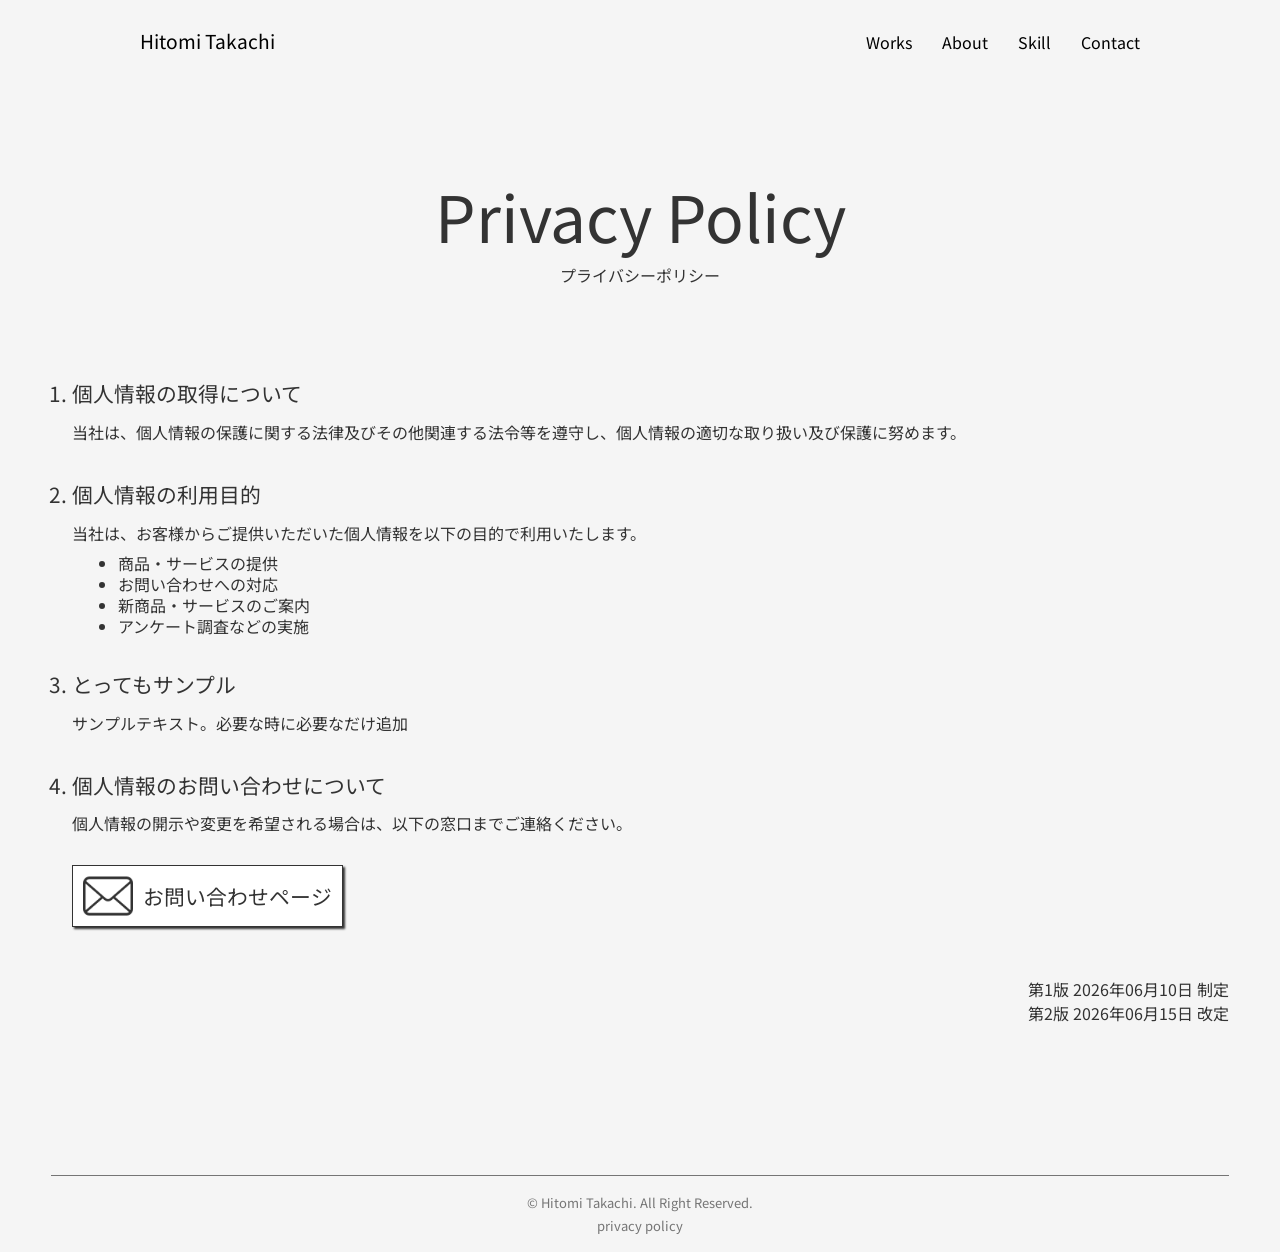
<file: privacy-policy.html>
<!DOCTYPE html>
<html lang="ja">
<head>
  <meta http-equiv="Content-Type" content="text/html; charset=utf-8">
  <meta name="viewport" content="initial-scale=1.0, width=device-width, user-scalable=0">
  <meta name="description" content="descriptionが入ります。">
  <title>Portfolio</title>

  <link rel="shortcut icon" href="./img/cat.png">

  <link href="https://fonts.googleapis.com/css2?family=Noto+Sans+JP:wght@100..900&display=swap" rel="stylesheet">

  <link rel="stylesheet" type="text/css" href="./common/css/reset.css">
  <link rel="stylesheet" type="text/css" href="./common/css/common.css">
  <link rel="stylesheet" type="text/css" href="./common/css/page.css">
  <script src="./common/top.js"></script>
</head>

<body>

<header>
  <div>
    <h1>
      <a href="./index.html">Hitomi Takachi</a>
    </h1>
    <div id="nav-toggle">
      <span></span>
      <span></span>
      <span></span>
    </div>
    <nav>
      <ul>
        <li><a href="./works.html">Works</a></li>
        <li><a href="./index.html#about">About</a></li>
        <li><a href="./index.html#skill">Skill</a></li>
        <li><a href="./index.htmlcontact">Contact</a></li>
      </ul>
    </nav>
  </div>
  <div class="sp-nav">
    <ul>
      <li><a href="./works.html">Works</a></li>
      <li><a href="./index.html#about">About</a></li>
      <li><a href="./index.html#skill">Skill</a></li>
      <li><a href="./index.html#contact">Contact</a></li>
    </ul>
  </div>
</header>

<main>
  <div class="page-title">
    <h2>Privacy Policy</h2>
    <p>プライバシーポリシー</p>
  </div>
  <ol>
    <li>
      個人情報の取得について
      <p>当社は、個人情報の保護に関する法律及びその他関連する法令等を遵守し、個人情報の適切な取り扱い及び保護に努めます。</p>
    </li>
    <li>
      個人情報の利用目的
      <p>当社は、お客様からご提供いただいた個人情報を以下の目的で利用いたします。</p>
      <ul>
        <li>商品・サービスの提供</li>
        <li>お問い合わせへの対応</li>
        <li>新商品・サービスのご案内</li>
        <li>アンケート調査などの実施</li>
      </ul>
    </li>
    <li>
      とってもサンプル
      <p>サンプルテキスト。必要な時に必要なだけ追加</p>
    </li>
    <li>
      個人情報のお問い合わせについて
      <p>個人情報の開示や変更を希望される場合は、以下の窓口までご連絡ください。</p>
      <a href="https://www.plugout.co.jp/contact/" target="_blank" class="contact">
        <div class="plugout">
          <img src="img/mailicon.png" alt="">
          <p>お問い合わせページ</p>
        </div>
      </a>
    </li>
  </ol>
  <div class="ver">
    <p>第1版 2026年06月10日 制定</p>
    <p>第2版 2026年06月15日 改定</p>
  </div>
</main>

<footer>
  <p>&copy; Hitomi Takachi. All Right Reserved.</p>
  <a href="./privacy-policy.html">privacy policy</a>
  <button id="pageTop" class="page-top">TOP</button>
</footer>

</body>
</html>
</file>
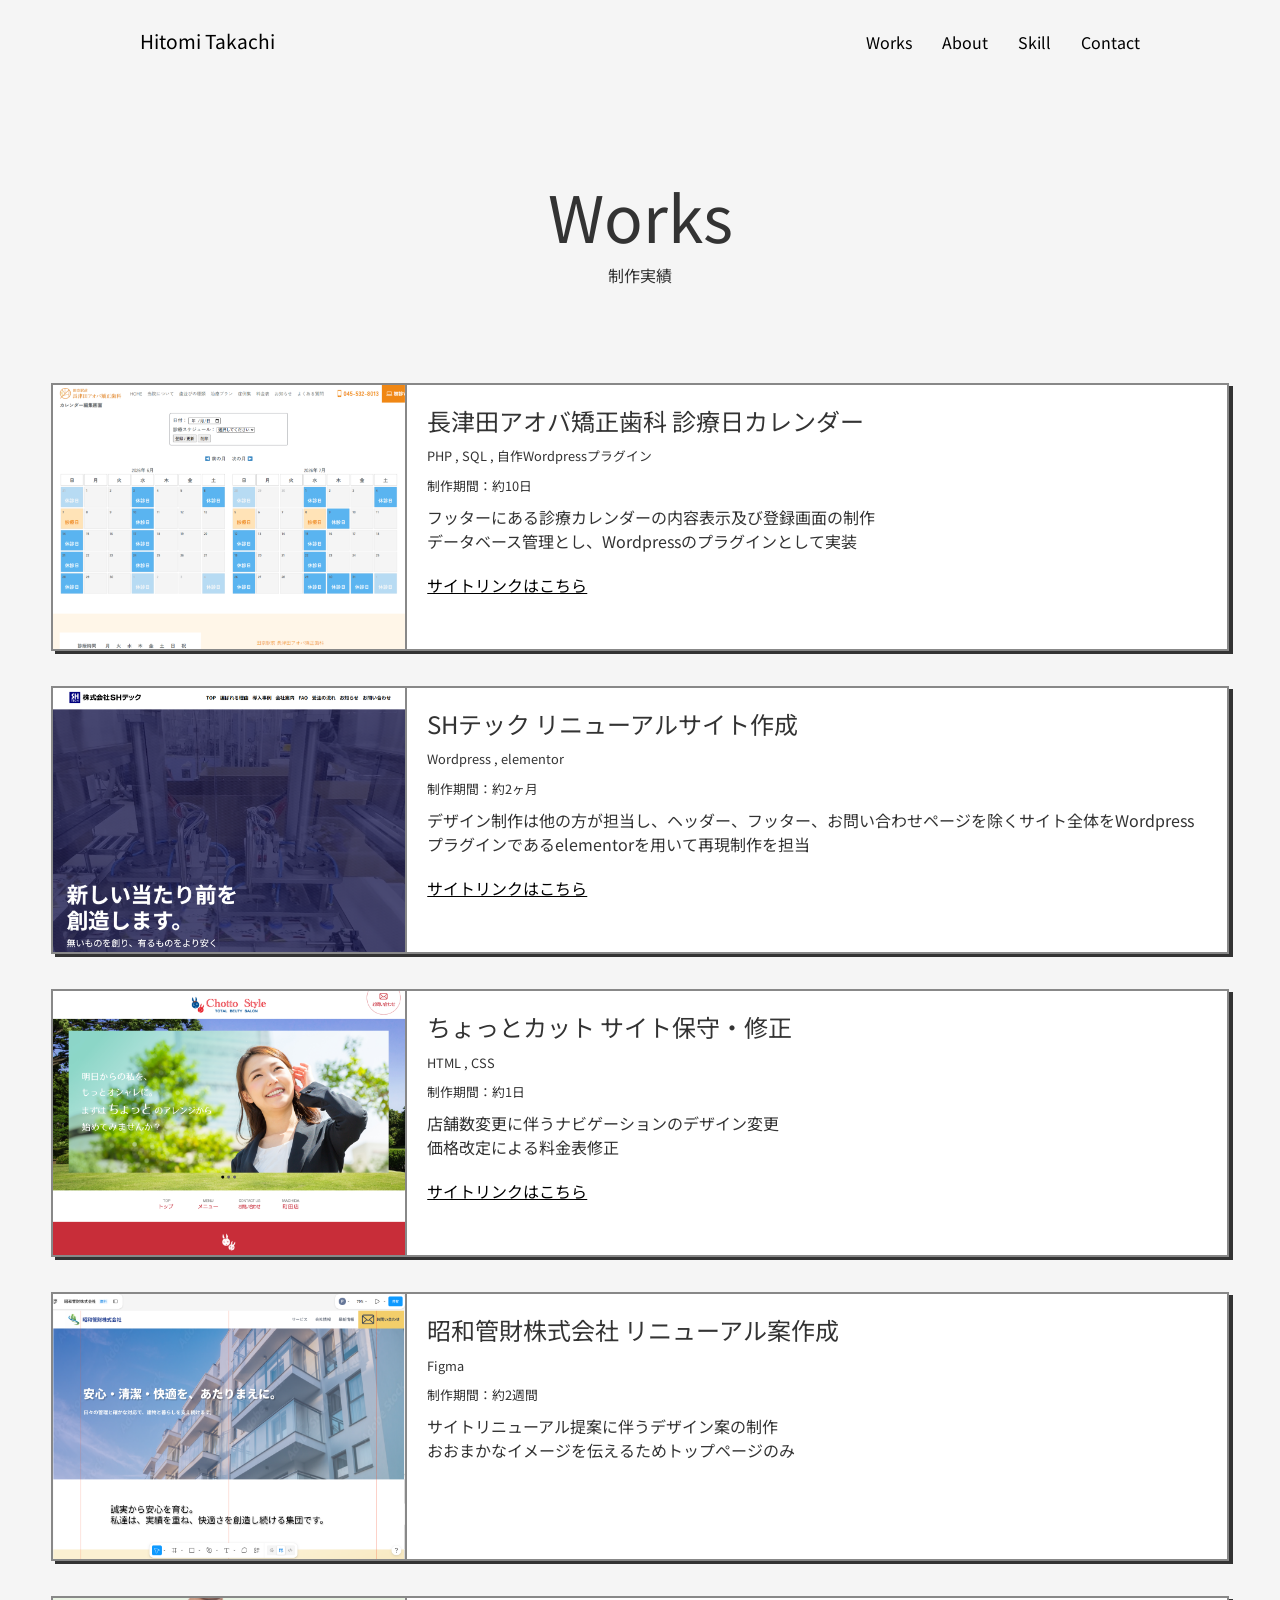
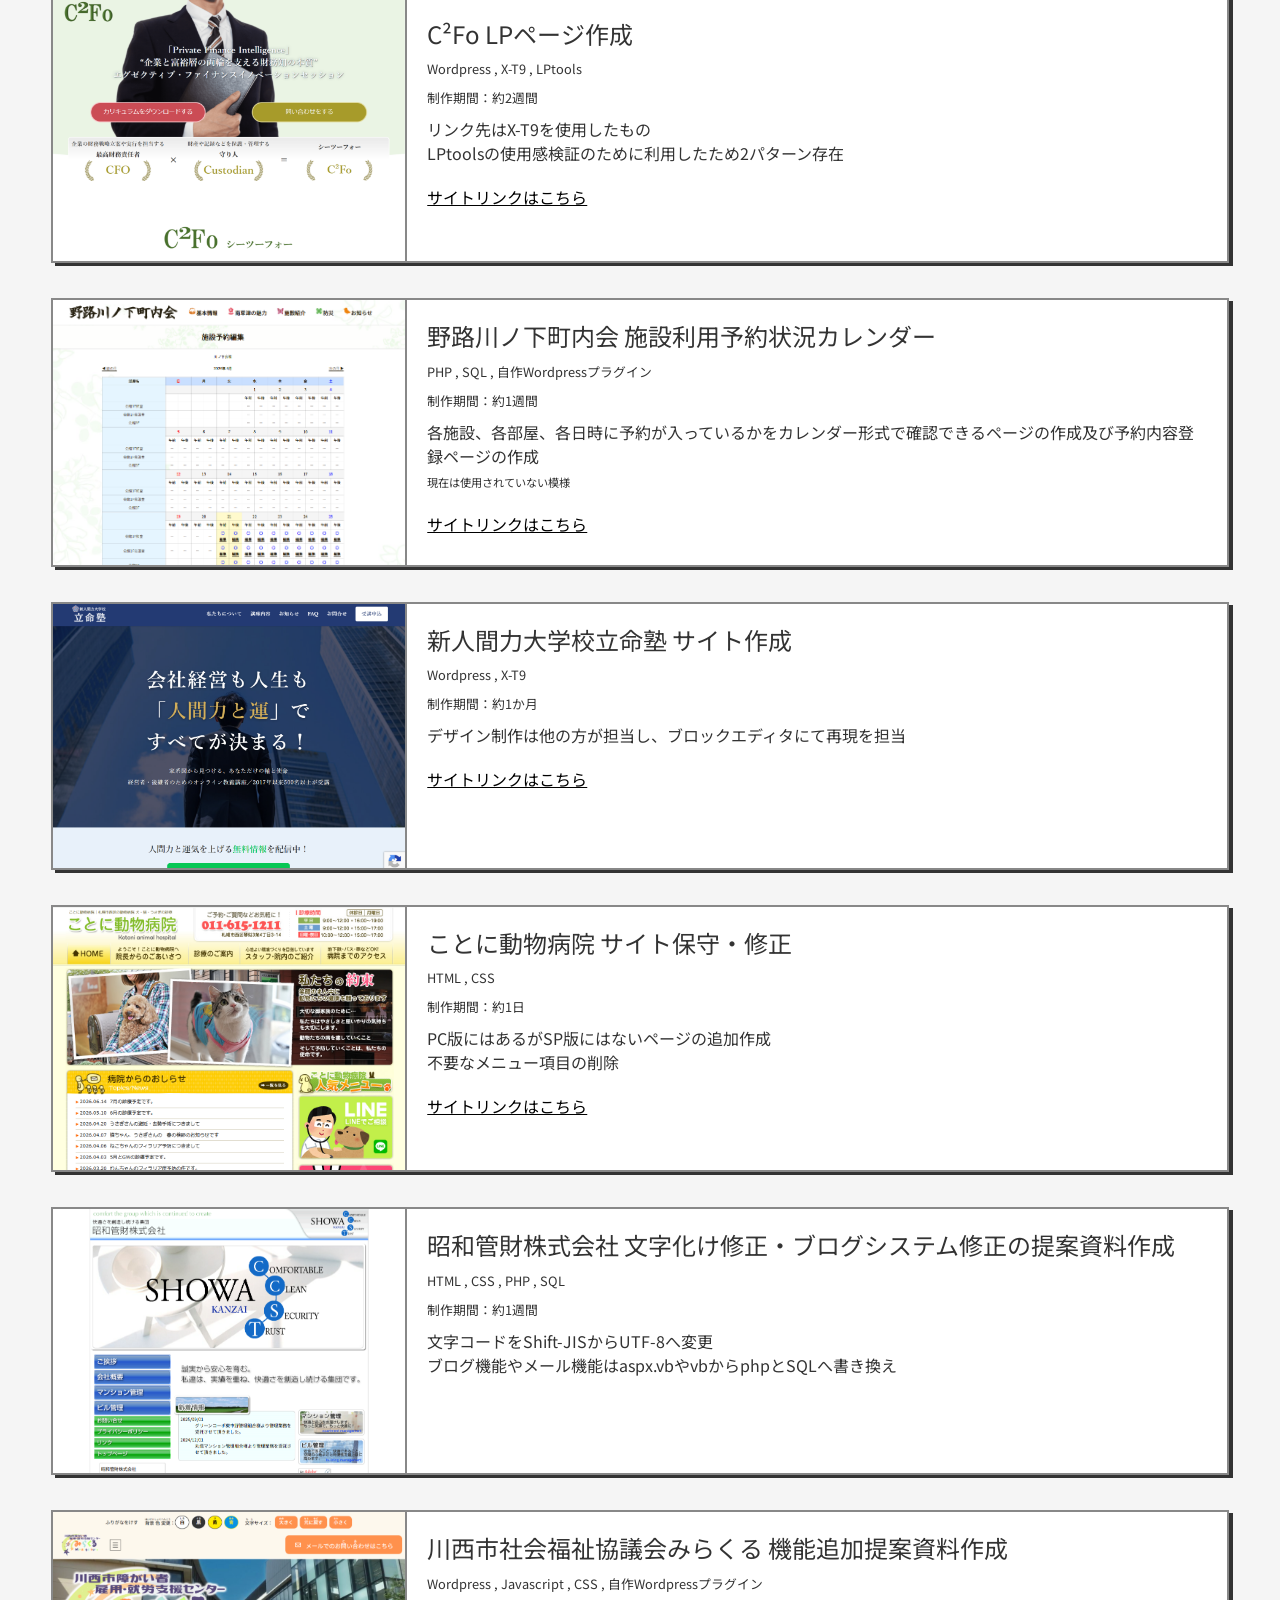
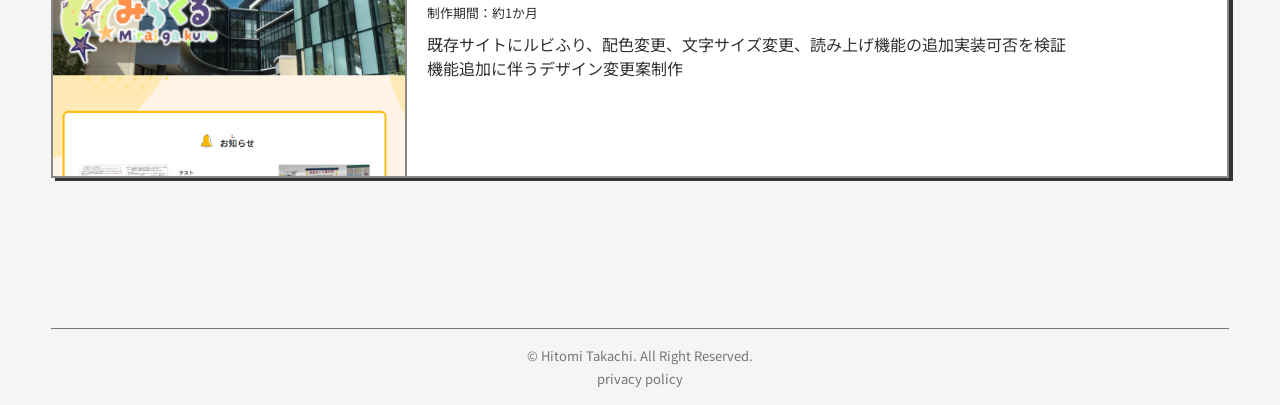
<file: works.html>
<!DOCTYPE html>
<html lang="ja">
<head>
  <meta http-equiv="Content-Type" content="text/html; charset=utf-8">
  <meta name="viewport" content="initial-scale=1.0, width=device-width, user-scalable=0">
  <meta name="description" content="descriptionが入ります。">
  <title>Portfolio</title>

  <link rel="shortcut icon" href="./img/cat.png">

  <link href="https://fonts.googleapis.com/css2?family=Noto+Sans+JP:wght@100..900&display=swap" rel="stylesheet">

  <link rel="stylesheet" type="text/css" href="./common/css/reset.css">
  <link rel="stylesheet" type="text/css" href="./common/css/common.css">
  <link rel="stylesheet" type="text/css" href="./common/css/page.css">
  <script src="./common/top.js"></script>
</head>

<body>

<header>
  <div>
    <h1>
      <a href="./index.html">Hitomi Takachi</a>
    </h1>
    <div id="nav-toggle">
      <span></span>
      <span></span>
      <span></span>
    </div>
    <nav>
      <ul>
        <li><a href="./works.html">Works</a></li>
        <li><a href="./index.html#about">About</a></li>
        <li><a href="./index.html#skill">Skill</a></li>
        <li><a href="./index.html#contact">Contact</a></li>
      </ul>
    </nav>
  </div>
  <div class="sp-nav">
    <ul>
      <li><a href="./works.html">Works</a></li>
      <li><a href="./index.html#about">About</a></li>
      <li><a href="./index.html#skill">Skill</a></li>
      <li><a href="./index.html#contact">Contact</a></li>
    </ul>
  </div>
</header>

<main>
  <div class="page-title">
    <h2>Works</h2>
    <p>制作実績</p>
  </div>
  <ul class="work-list">
    <li class="work-item">
      <img src="./img/aoba.png" alt="">
      <div class="text">
        <h3>長津田アオバ矯正歯科 診療日カレンダー</h3>
        <p class="category">PHP , SQL , 自作Wordpressプラグイン</p>
        <p class="time">制作期間：約10日</p>
        <p>フッターにある診療カレンダーの内容表示及び登録画面の制作<br>データベース管理とし、Wordpressのプラグインとして実装</p>
        <a href="https://nagatsuta-aoba.jp/" target="_blank">サイトリンクはこちら</a>
      </div>
    </li>
    <li class="work-item">
      <img src="./img/shtech.png" alt="">
      <div class="text">
        <h3>SHテック リニューアルサイト作成</h3>
        <p class="category">Wordpress , elementor</p>
        <p class="time">制作期間：約2ヶ月</p>
        <p>デザイン制作は他の方が担当し、ヘッダー、フッター、お問い合わせページを除くサイト全体をWordpressプラグインであるelementorを用いて再現制作を担当</p>
        <a href="https://sh-tech.jp/" target="_blank">サイトリンクはこちら</a>
      </div>
    </li>
    <li class="work-item">
      <img src="./img/chottocut.png" alt="">
      <div class="text">
        <h3>ちょっとカット サイト保守・修正</h3>
        <p class="category">HTML , CSS</p>
        <p class="time">制作期間：約1日</p>
        <p>店舗数変更に伴うナビゲーションのデザイン変更<br>価格改定による料金表修正</p>
        <a href="http://chotto-cut.com/" target="_blank">サイトリンクはこちら</a>
      </div>
    </li>
    <li class="work-item">
      <img src="./img/showakanzai.png" alt="">
      <div class="text">
        <h3>昭和管財株式会社 リニューアル案作成</h3>
        <p class="category">Figma</p>
        <p class="time">制作期間：約2週間</p>
        <p>サイトリニューアル提案に伴うデザイン案の制作<br>おおまかなイメージを伝えるためトップページのみ</p>
        <!-- <a href="./img/昭和管財株式会社.pdf" target="_blank">デザイン参考はこちら</a> -->
      </div>
    </li>
    <li class="work-item">
      <img src="./img/c2fo.png" alt="">
      <div class="text">
        <h3>C²Fo LPページ作成</h3>
        <p class="category">Wordpress , X-T9 , LPtools</p>
        <p class="time">制作期間：約2週間</p>
        <p>リンク先はX-T9を使用したもの<br>LPtoolsの使用感検証のために利用したため2パターン存在</p>
        <a href="https://www.a2x.jp/c2fo/" target="_blank">サイトリンクはこちら</a>
      </div>
    </li>
    <li class="work-item">
      <img src="./img/nojicho.png" alt="">
      <div class="text">
        <h3>野路川ノ下町内会 施設利用予約状況カレンダー</h3>
        <p class="category">PHP , SQL , 自作Wordpressプラグイン</p>
        <p class="time">制作期間：約1週間</p>
        <p>各施設、各部屋、各日時に予約が入っているかをカレンダー形式で確認できるページの作成及び予約内容登録ページの作成<br><span>現在は使用されていない模様</span></p>
        <a href="https://minakusa.jp/" target="_blank">サイトリンクはこちら</a>
      </div>
    </li>
    <li class="work-item">
      <img src="./img/ritumeijuku.png" alt="">
      <div class="text">
        <h3>新人間力大学校立命塾 サイト作成</h3>
        <p class="category">Wordpress , X-T9</p>
        <p class="time">制作期間：約1か月</p>
        <p>デザイン制作は他の方が担当し、ブロックエディタにて再現を担当<br></p>
        <a href="https://www.ningenryoku.jp/" target="_blank">サイトリンクはこちら</a>
      </div>
    </li>
    <!-- <li class="work-item">
      <img src="./img/noimage.png" alt="">
      <div class="text">
        <h3>SREP LPページ作成</h3>
        <p class="category">Wordpressノーコード , X-T9</p>
        <p class="time">制作期間：約10日</p>
        <p><br><span>リニューアル済みのため原型はない</span></p>
        <a href="https://www.a2x.jp/srep/" target="_blank">サイトリンクはこちら</a>
      </div>
    </li> -->
    <li class="work-item">
      <img src="./img/kotoni.png" alt="">
      <div class="text">
        <h3>ことに動物病院 サイト保守・修正</h3>
        <p class="category">HTML , CSS</p>
        <p class="time">制作期間：約1日</p>
        <p>PC版にはあるがSP版にはないページの追加作成<br>不要なメニュー項目の削除</p>
        <a href="https://kotoni-ah.com/" target="_blank">サイトリンクはこちら</a>
      </div>
    </li>
    <!-- <li class="work-item">
      <img src="./img/iwama.png" alt="">
      <div class="text">
        <h3>岩間工業株式会社 文字化け修正・ブログシステム修正の提案資料作成</h3>
        <p class="category">HTML , CSS , PHP</p>
        <p class="time">制作期間：約2日</p>
        <p>文字コードをShift-JISからUTF-8へ変更<br>ブログ機能はaspxからphpへ書き換え</p>
        <a href="http://iwama-kougyou.com/" target="_blank">サイトリンクはこちら</a>
      </div>
    </li> -->
    <li class="work-item">
      <img src="./img/showakanzai2.png" alt="">
      <div class="text">
        <h3>昭和管財株式会社 文字化け修正・ブログシステム修正の提案資料作成</h3>
        <p class="category">HTML , CSS , PHP , SQL</p>
        <p class="time">制作期間：約1週間</p>
        <p>文字コードをShift-JISからUTF-8へ変更<br>ブログ機能やメール機能はaspx.vbやvbからphpとSQLへ書き換え</p>
        <!-- <a href="http://iwama-kougyou.com/" target="_blank">サイトリンクはこちら</a> -->
      </div>
    </li>
    <li class="work-item">
      <img src="./img/mirakuru.png" alt="">
      <div class="text">
        <h3>川西市社会福祉協議会みらくる 機能追加提案資料作成</h3>
        <p class="category">Wordpress , Javascript , CSS , 自作Wordpressプラグイン</p>
        <p class="time">制作期間：約1か月</p>
        <p>既存サイトにルビふり、配色変更、文字サイズ変更、読み上げ機能の追加実装可否を検証<br>機能追加に伴うデザイン変更案制作</p>
        <!-- <a href="https://kawanishi-syuro.center/" target="_blank">サイトリンクはこちら</a> -->
      </div>
    </li>
  </ul>
</main>

<footer>
  <p>&copy; Hitomi Takachi. All Right Reserved.</p>
  <a href="./privacy-policy.html">privacy policy</a>
  <button id="pageTop" class="page-top">TOP</button>
</footer>

</body>
</html>
</file>
<file: common/css/common.css>
@charset "utf-8";

html {
	font-size:100%;
	-webkit-text-size-adjust:100%;
	-ms-text-size-adjust:100%;
	scroll-behavior: smooth;
	scroll-padding-top:80px;
}

body{
	background:#f5f5f5;
	color:rgb(51, 51, 51);
	font-family:"Noto Sans JP", "Noto Sans", sans-serif;
	font-weight:400;
	font-size:1rem;
	word-wrap:break-word;
}

img{
  font-size:0;
  height:auto;
  line-height:0;
  max-width:100%;
  vertical-align:top;
	-ms-interpolation-mode:bicubic;
}



/* Link
-------------------------------------------------- */
a{
	color:#000;
	text-decoration: none;
}
a:hover{
	color:#aaa;
}


/* header */
header{
	position: sticky;
	top: 0;
	background-color: #f5f5f5;
}
header div{
	display: flex;
	justify-content: space-between;
	max-width: 1000px;
	margin: 0 auto;
	padding: 2rem 4%;
	align-items: center;
}
header div h1 a{
	font-size: 1.2rem;
	font-weight: 400;
}
header div #nav-toggle{
	position: relative;
	display: none;
	margin: 0;
	padding: 0;
	width: 30px;
}
header div #nav-toggle span{
	position: absolute;
	display: block;
	width: 100%;
	height: 2px;
	background: #757575;
	transition: 0.5s;
}
header div #nav-toggle span:nth-child(1){
	top: -10px;
}
header div #nav-toggle.is-active span:nth-child(1){
	transform: translateY(10px) rotate(-45deg);
}
header div #nav-toggle.is-active span:nth-child(2){
	opacity: 0;
}
header div #nav-toggle span:nth-child(3){
	top: 10px;
}
header div #nav-toggle.is-active span:nth-child(3){
	transform: translateY(-10px) rotate(45deg);
}
header div nav ul{
	display: flex;
}
header div nav ul li{
	margin-left: 30px;
}
header div.sp-nav{
	/* display: none; */
	padding: 1rem 0;
	text-align: center;
	top: -200%;
	transition: 0.5s;
	position: absolute;
	width: 100%;
	opacity: 0;
}
header div.sp-nav.is-active{
	top: 80px;
	background: #f5f5f5;
	opacity: 1;
}
header div.sp-nav ul{
	margin: 0 auto;
}
header div.sp-nav li{
	margin-top: 20px;
}
header div.sp-nav li:first-child{
	margin-top: 0;
}

/* footer */
footer{
	margin: 150px 4% 20px;
	text-align: center;
	font-size: 13px;
	border-top: 1px solid #757575;
	padding-top: 20px;
	position: relative;
}
footer p,
footer a{
	color: #757575;
	margin-bottom: 10px;
}
footer button{
	position: fixed;
	bottom: 100px;
	right: calc(4% + 30px);
	width: 60px;
	height: 60px;
	border-radius: 50%;
	border: 1px solid #757575;
	background-color: #fff;
	padding: 0;
	font-family:"Noto Sans JP", "Noto Sans", sans-serif;
	opacity: 0;
  visibility: hidden;
  transition: 0.3s;
  cursor: pointer;
	z-index: 10;
	font-size: 1rem;
}
footer button.show {
  opacity: 1;
  visibility: visible;
}


/* タブレット */
@media only screen and (max-width: 1024px) {
	
}

/* スマートフォン */
@media only screen and (max-width: 768px) {
	header div #nav-toggle{
		display: block;
	}
	header div nav{
		display: none;
	}
	footer button{
		display: none;
	}
}
</file>
<file: common/css/top.css>
@charset "utf-8";

section{
  max-width: 1000px;
  margin: 0 auto;/* あとで変えるかも */
  text-align: center;
  padding: 0 4%;
}
section h2{
  font-size: 56px;
  margin-top: 120px;
}


/* top */
#name-svg {
  max-width: 500px;
  height: auto;
  overflow: visible;
  padding: 200px 0;
}
#name-svg path {
  fill: none;
  stroke: #000;
  stroke-width: 2;

  stroke-linecap: round;
  stroke-linejoin: round;

  stroke-dasharray: 1000;
  stroke-dashoffset: 1000;
}


/* works */
section.works ul{
  display: grid;
  grid-template-columns:1fr 1fr;
  grid-template-rows:1fr 1fr;
  gap:56px;
  margin: 35px auto 45px;
}
section.works ul img{
  border: 1px solid rgb(51, 51, 51);
}
section.works ul .text{
  display: flex;
  align-items: flex-start;
  gap: 15px;
  margin-top: 10px;
}
section.works ul .text .category{
  background-color: rgb(51, 51, 51);
  color: #fff;
  padding: 5px;
  width: 20%;
}
section.works ul .text h3{
  font-size: 18px;
  padding-top: 3px;
  text-align: left;
  line-height: 1.2;
}
.more{
  display: inline-block;
  border: 1px solid #333;
  padding: 15px 30px;
  box-shadow: 2px 2px 2px #333;
  color: #333;
  background-color: #fff;
}
.more:hover{
  box-shadow: none;
  transform: translate(2px);
  background-color: transparent;
}


/* about */
.about{
  display: flex;
  justify-content: center;
  gap: 40px;
  margin-top: 35px;
}
.about > img{
  border-radius: 50%;
  width: 200px;
  height: 200px;
  object-fit: contain;
  object-position: 20px 10px;
  border: 1px solid rgb(51, 51, 51);
}
.about .text{
  display: flex;
  flex-direction: column;
  justify-content: center;
  align-items: flex-start;
}
.about .text p {
  margin: 15px 0 0;
  padding: 0 3px 10px;
  border-bottom: 1px solid #7c7c7c;
}


/* skill */
#skill ul{
  display: grid;
  grid-template-columns:repeat(4,1fr);
  grid-template-rows:repeat(2,1fr);
  gap: 20px;
  margin-top: 30px;
}
#skill ul li{
  border: 1px solid #333;
  background-color: #ffffff;
  border-radius: 5px;
  padding: 10px;
}
#skill ul li .item{
  margin-bottom: 15px;
  font-size: 1.2rem;
  font-weight: 500;
}
#skill ul li p{
  line-height: 1.2;
}


/* contact */
#contact > p{
  margin-top: 20px;
}
#contact a{
  margin-top: 30px;
  border: 1px solid #333;
  display: inline-block;
  color: #333;
  box-shadow: 2px 2px 2px #333;
  background-color: #fff;
}
#contact a:hover{
  box-shadow: none;
  transform: translate(2px);
  background-color: transparent;
}
#contact .plugout{
  display: flex;
  justify-content: center;
  align-items: center;
  padding: 5px 10px;
}
#contact .plugout img{
  width: 50px;
}
#contact .plugout p{
  font-size: 1.3rem;
  margin-left: 10px;
}

/* タブレット */
@media only screen and (max-width: 1024px) {
	section.works ul .text .category{
    font-size: 0.9rem;
    width: 25%;
  }
}

/* スマートフォン */
@media only screen and (max-width: 768px) {
	section.works ul{
		grid-template-columns: 1fr;
	}
  section.works ul .text .category{
    font-size: 0.8rem;
  }
  section.works ul .text h3{
    padding-top: 0;
  }
  .about{
    flex-direction: column;
    align-items: center;
    gap: 10px;
  }
  .about > img{
    width:150px;
    height: 150px;
    object-position:10px 10px;
  }
  .about .text p{
    padding: 0 0 10px;
  }
  #skill ul{
    grid-template-columns:repeat(2,1fr);
  }
}
</file>
<file: common/css/page.css>
main{
  padding: 0 4%;
  max-width: 1200px;
  margin: 0 auto;
}
.page-title{
  padding: 100px;
  text-align: center;
}
h2{
  font-size: 64px;
  margin-bottom: 20px;
}

/* privacy-policy */
ol li{
  list-style: decimal;
  font-size: 1.3rem;
  margin-bottom: 40px;
  margin-left: 1.3rem;
}
ol li p{
  font-size: 1rem;
  margin-top: 1rem;
  line-height: 1.5;
}
ol li ul{
  margin-top: 10px;
}
ol li ul li{
  list-style: disc;
  font-size: 1rem;
  margin-left: 4%;
  margin-bottom: 5px;
}
a.contact{
  margin-top: 30px;
  border: 1px solid #333;
  display: inline-block;
  color: #333;
  box-shadow: 2px 2px 2px #333;
  background-color: #fff;
}
a.contact:hover{
  box-shadow: none;
  transform: translate(2px);
  background-color: transparent;
}
.contact .plugout{
  display: flex;
  justify-content: center;
  align-items: center;
  padding: 5px 10px;
}
.contact .plugout img{
  width: 50px;
}
.contact .plugout p{
  font-size: 1.3rem;
  margin-left: 10px;
  margin-top: 0;
}
.ver{
  margin-top: 50px;
  margin-left: 20px;
  line-height: 1.5;
  text-align: right;
}

/* works */
ul.work-list li.work-item{
  display: flex;
  border: 2px solid #888;
  box-shadow: 4px 3px #333;
  margin-bottom: 35px;
  background-color: #fff;
}
ul.work-list li.work-item img{
  width: 30%;
  border-right: 2px solid #888;
  object-fit: cover;
}
ul.work-list li.work-item .text{
  padding: 20px;
}
ul.work-list li.work-item .text h3{
  font-size: 24px;
  line-height: 1.3;
}
ul.work-list li.work-item .text p{
  line-height: 1.5;
  margin-top: 10px;
}
ul.work-list li.work-item .text p.category,
ul.work-list li.work-item .text p.time{
  font-size: 0.8rem;
}
ul.work-list li.work-item .text p span{
  font-size: 0.7rem;
}
ul.work-list li.work-item .text a{
  display: inline-block;
  margin-top: 24px;
  text-decoration: underline;
}



/* タブレット */
@media only screen and (max-width: 1024px) {

}

/* スマートフォン */
@media only screen and (max-width: 768px) {
  .page-title{
    padding-left: 0;
    padding-right: 0;
  }
  ol li ul li{
    margin-left: 8%;
  }
  ul.work-list li.work-item{
    flex-direction: column;
  }
  ul.work-list li.work-item img{
    width: 100%;
    border-right: none;
    border-bottom: 2px solid #888;
  }
}
</file>
